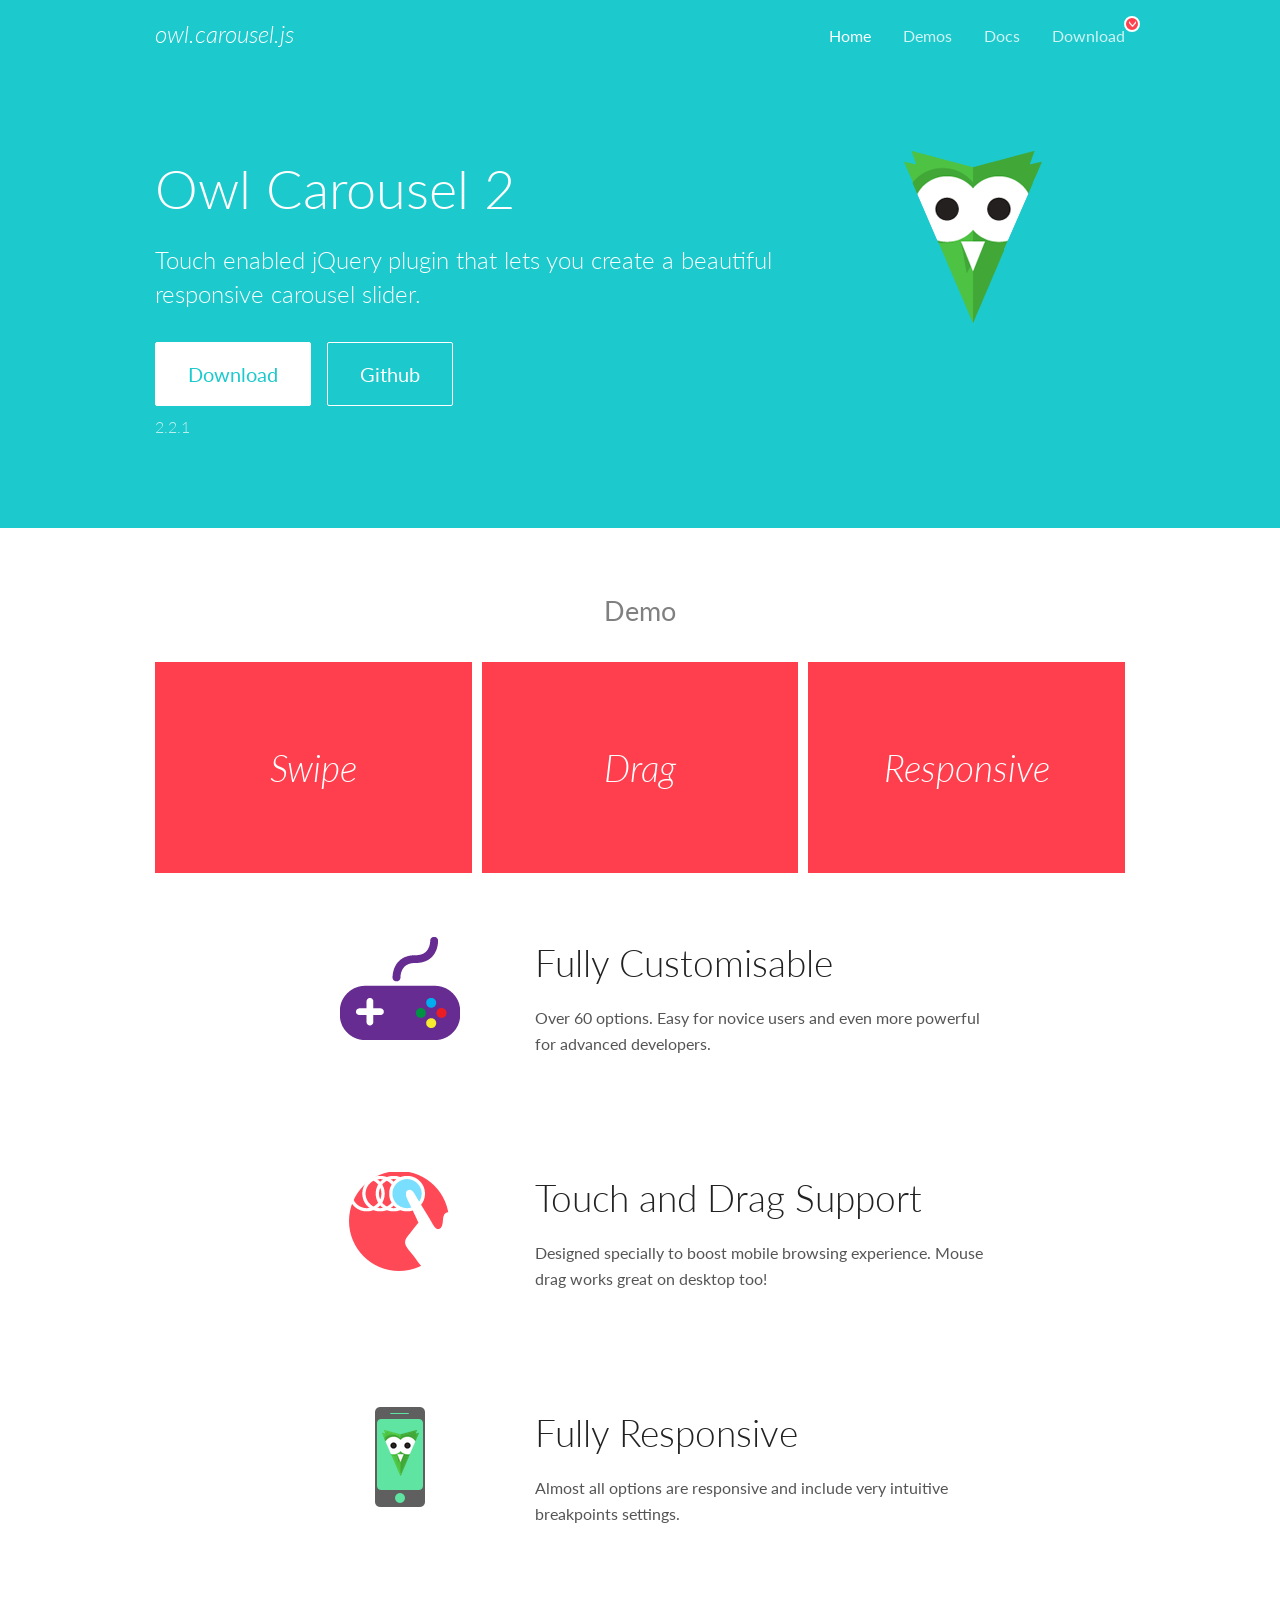
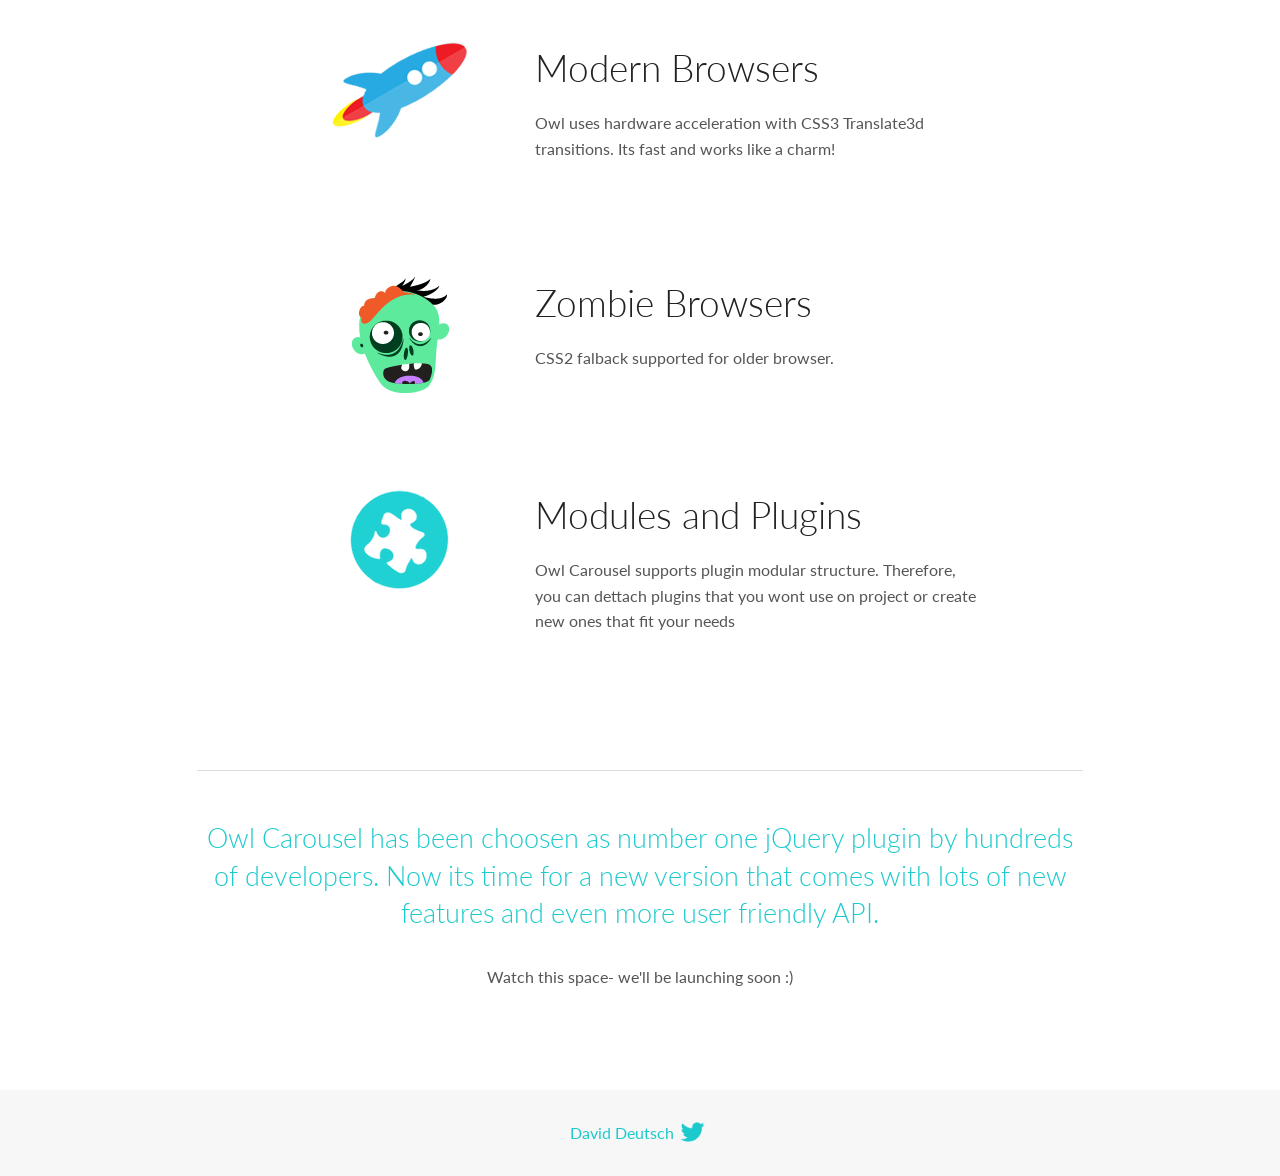
<file: live/assets/lib/owl.carousel/docs/index.html>
<!DOCTYPE html>
<html lang="en">
  <head>

    <!-- head -->
    <meta charset="utf-8">
    <meta name="msapplication-tap-highlight" content="no" />
    <meta name="viewport" content="width=device-width, initial-scale=1.0" />
    <meta name="description" content="Touch enabled jQuery plugin that lets you create beautiful responsive carousel slider.">
    <meta name="author" content="David Deutsch">
    <title>
      Home | Owl Carousel | 2.2.1
    </title>

    <!-- Stylesheets -->
    <link href='https://fonts.googleapis.com/css?family=Lato:300,400,700,400italic,300italic' rel='stylesheet' type='text/css'>
    <link rel="stylesheet" href="assets/css/docs.theme.min.css">

    <!-- Owl Stylesheets -->
    <link rel="stylesheet" href="assets/owlcarousel/assets/owl.carousel.min.css">
    <link rel="stylesheet" href="assets/owlcarousel/assets/owl.theme.default.min.css">

    <!-- HTML5 shim and Respond.js IE8 support of HTML5 elements and media queries -->

    <!--[if lt IE 9]>
      <script src="https://oss.maxcdn.com/libs/html5shiv/3.7.0/html5shiv.js"></script>
      <script src="https://oss.maxcdn.com/libs/respond.js/1.3.0/respond.min.js"></script>
    <![endif]-->

    <!-- Favicons -->
    <link rel="apple-touch-icon-precomposed" sizes="144x144" href="assets/ico/apple-touch-icon-144-precomposed.png">
    <link rel="shortcut icon" href="assets/ico/favicon.png">
    <link rel="shortcut icon" href="favicon.ico">

    <!-- Yeah i know js should not be in header. Its required for demos.-->

    <!-- javascript -->
    <script src="assets/vendors/jquery.min.js"></script>
    <script src="assets/owlcarousel/owl.carousel.js"></script>
  </head>
  <body>

    <!-- header -->
    <header class="header">
      <div class="row">
        <div class="large-12 columns">
          <div class="brand left">
            <h3>
              <a href="/OwlCarousel2/">owl.carousel.js</a> 
            </h3>
          </div>
          <a id="toggle-nav" class="right">
            <span></span> <span></span> <span></span> 
          </a> 
          <div class="nav-bar">
            <ul class="clearfix">
              <li class="active">
                <a href="/OwlCarousel2/index.html">Home</a> 
              </li>
              <li> <a href="/OwlCarousel2/demos/demos.html">Demos</a>  </li>
              <li> <a href="/OwlCarousel2/docs/started-welcome.html">Docs</a>  </li>
              <li>
                <a href="https://github.com/OwlCarousel2/OwlCarousel2/archive/2.2.1.zip">Download</a> 
                <span class="download"></span> 
              </li>
            </ul>
          </div>
        </div>
      </div>
    </header>

    <!-- home panel -->
    <section id="hero">
      <div class="row">
        <div class="large-8 medium-8 columns">
          <h1>Owl Carousel 2</h1>
          <h4>Touch enabled jQuery plugin that lets you create a beautiful responsive carousel slider.</h4>
          <a href="https://github.com/OwlCarousel2/OwlCarousel2/archive/2.2.1.zip" class="hero-button">Download</a> 
          <a href="https://github.com/OwlCarousel2/OwlCarousel2" class="hero-button outline">Github</a> 
          <p>2.2.1</p>
        </div>
        <div class="large-4 medium-4 columns">
          <img class="owl-logo" src="assets/img/owl-logo.png" alt="mr. Owl">
        </div>
      </div>
    </section>

    <!-- body -->
    <div class="home-demo">
      <div class="row">
        <div class="large-12 columns">
          <h3>Demo</h3>
          <div class="owl-carousel">
            <div class="item">
              <h2>Swipe</h2>
            </div>
            <div class="item">
              <h2>Drag</h2>
            </div>
            <div class="item">
              <h2>Responsive</h2>
            </div>
            <div class="item">
              <h2>CSS3</h2>
            </div>
            <div class="item">
              <h2>Fast</h2>
            </div>
            <div class="item">
              <h2>Easy</h2>
            </div>
            <div class="item">
              <h2>Free</h2>
            </div>
            <div class="item">
              <h2>Upgradable</h2>
            </div>
            <div class="item">
              <h2>Tons of options</h2>
            </div>
            <div class="item">
              <h2>Infinity</h2>
            </div>
            <div class="item">
              <h2>Auto Width</h2>
            </div>
          </div>
        </div>
      </div>
    </div>
    <script>
      var owl = $('.owl-carousel');
      owl.owlCarousel({
        margin: 10,
        loop: true,
        responsive: {
          0: {
            items: 1
          },
          600: {
            items: 2
          },
          1000: {
            items: 3
          }
        }
      })
    </script>

    <!-- features -->
    <div id="features">
      <div class="row">
        <div class="small-12 medium-9 small-centered columns">
          <section class="row feature">
            <div class="medium-4 small-12 columns">
              <img src="assets/img/feature-options.png" alt="">
            </div>
            <div class="medium-8 small-12 columns">
              <h2>Fully Customisable</h2>
              <p>Over 60 options. Easy for novice users and even more powerful for advanced developers.</p>
            </div>
          </section>
          <section class="row feature">
            <div class="medium-4 small-12 columns">
              <img src="assets/img/feature-drag.png" alt="">
            </div>
            <div class="medium-8 small-12 columns">
              <h2>Touch and Drag Support</h2>
              <p>Designed specially to boost mobile browsing experience. Mouse drag works great on desktop too!</p>
            </div>
          </section>
          <section class="row feature">
            <div class="medium-4 small-12 columns">
              <img src="assets/img/feature-responsive.png" alt="">
            </div>
            <div class="medium-8 small-12 columns">
              <h2>Fully Responsive</h2>
              <p>Almost all options are responsive and include very intuitive breakpoints settings.</p>
            </div>
          </section>
          <section class="row feature">
            <div class="medium-4 small-12 columns">
              <img src="assets/img/feature-modern.png" alt="">
            </div>
            <div class="medium-8 small-12 columns">
              <h2>Modern Browsers</h2>
              <p>Owl uses hardware acceleration with CSS3 Translate3d transitions. Its fast and works like a charm! </p>
            </div>
          </section>
          <section class="row feature">
            <div class="medium-4 small-12 columns">
              <img src="assets/img/feature-zombie.png" alt="">
            </div>
            <div class="medium-8 small-12 columns">
              <h2>Zombie Browsers</h2>
              <p>CSS2 falback supported for older browser.</p>
            </div>
          </section>
          <section class="row feature">
            <div class="medium-4 small-12 columns">
              <img src="assets/img/feature-module.png" alt="">
            </div>
            <div class="medium-8 small-12 columns">
              <h2>Modules and Plugins</h2>
              <p>Owl Carousel supports plugin modular structure. Therefore, you can dettach plugins that you wont use on project or create new ones that fit your needs</p>
            </div>
          </section>
        </div>
      </div>
    </div>

    <!-- footer -->
    <section id="teaser-text">
      <div class="row">
        <div class="small-12 medium-11 small-centered columns">
          <hr>
          <h3 id="owl-carousel-has-been-choosen-as-number-one-jquery-plugin-by-hundreds-of-developers-now-its-time-for-a-new-version-that-comes-with-lots-of-new-features-and-even-more-user-friendly-api-">Owl Carousel has been choosen as number one jQuery plugin by hundreds of developers. Now its time for a new version that comes with lots of new features and even more user friendly API.</h3>
          <p>Watch this space- we&#39;ll be launching soon :)</p>
        </div>
      </div>
    </section>

    <!-- footer -->
    <footer class="footer">
      <div class="row">
        <div class="large-12 columns">
          <h5>
            <a href="/OwlCarousel2/docs/support-contact.html">David Deutsch</a> 
            <a id="custom-tweet-button" href="https://twitter.com/share?url=https://github.com/OwlCarousel2/OwlCarousel2&text=Owl Carousel - This is so awesome! " target="_blank"></a> 
          </h5>
        </div>
      </div>
    </footer>

    <!-- vendors -->
    <script src="assets/vendors/highlight.js"></script>
    <script src="assets/js/app.js"></script>
  </body>
</html>
</file>
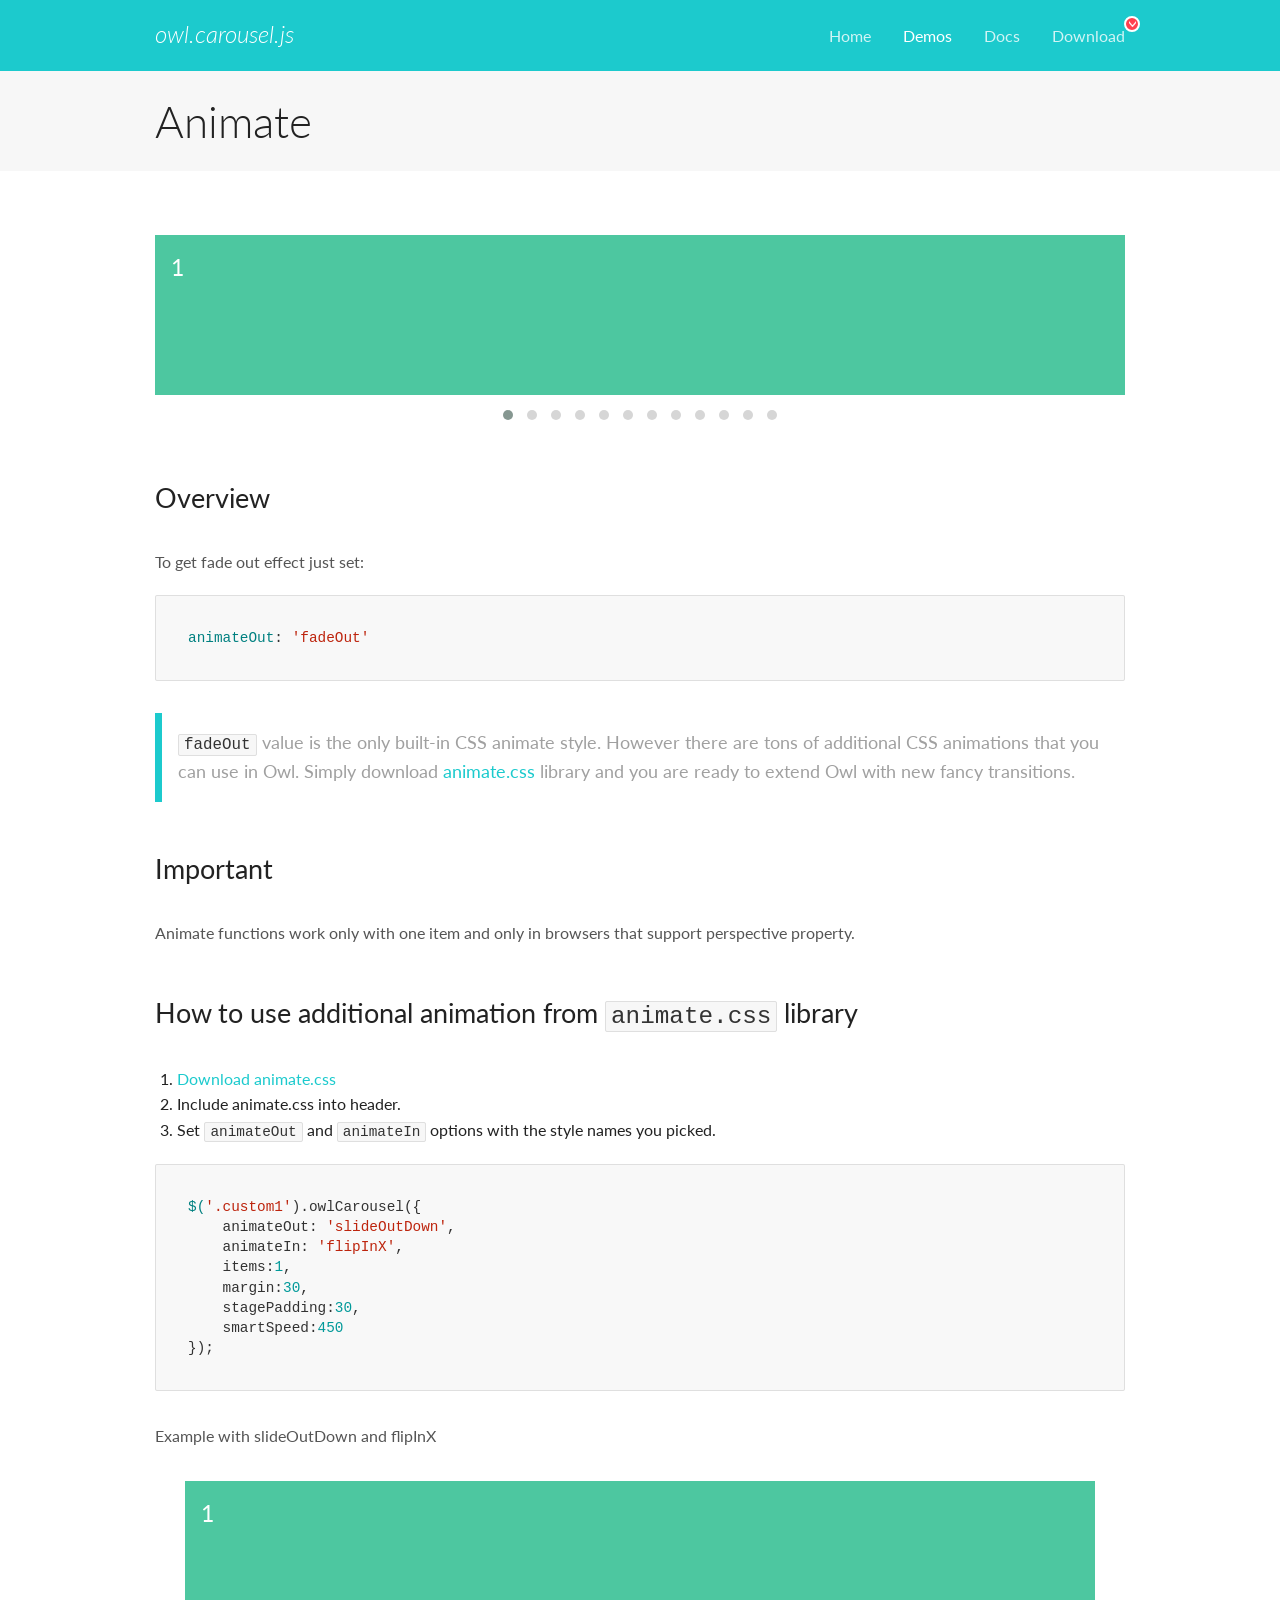
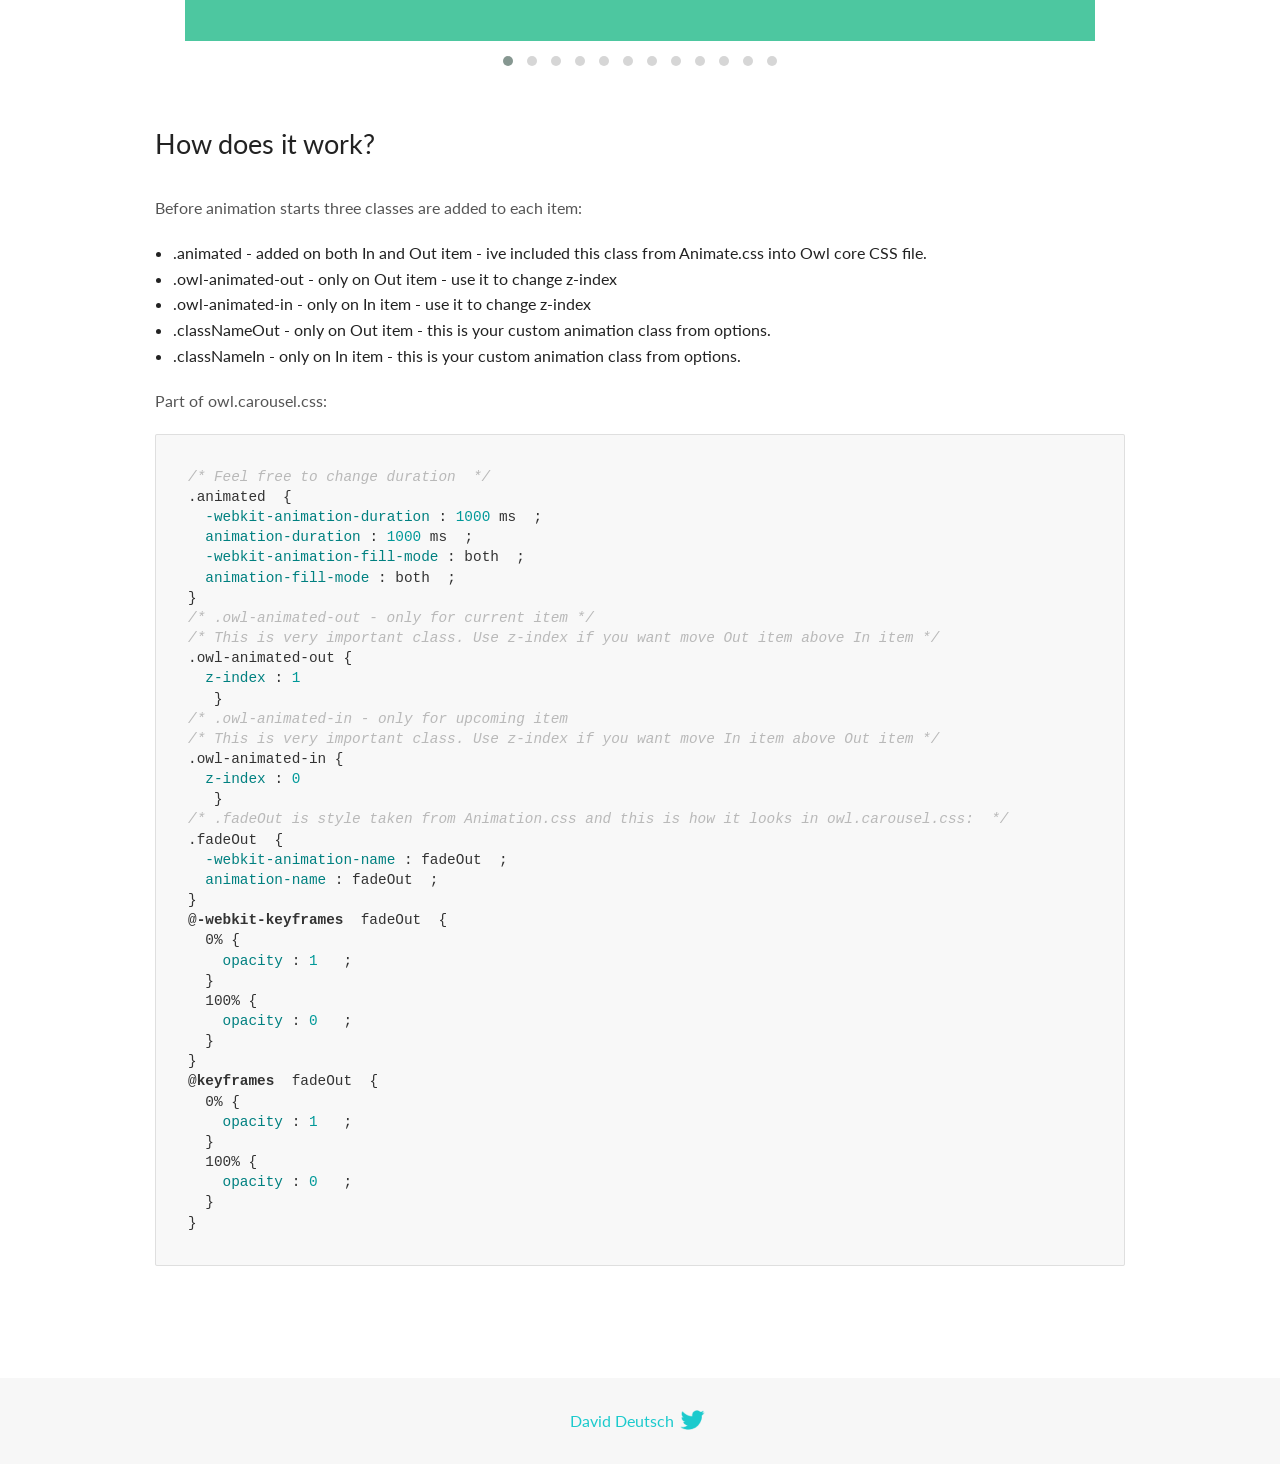
<file: live/assets/lib/owl.carousel/docs/demos/animate.html>
<!DOCTYPE html>
<html lang="en">
  <head>

    <!-- head -->
    <meta charset="utf-8">
    <meta name="msapplication-tap-highlight" content="no" />
    <meta name="viewport" content="width=device-width, initial-scale=1.0" />
    <meta name="description" content="Animate carousel">
    <meta name="author" content="David Deutsch">
    <title>
      Animate Demo | Owl Carousel | 2.2.1
    </title>

    <!-- Stylesheets -->
    <link href='https://fonts.googleapis.com/css?family=Lato:300,400,700,400italic,300italic' rel='stylesheet' type='text/css'>
    <link rel="stylesheet" href="../assets/css/docs.theme.min.css">

    <!-- Owl Stylesheets -->
    <link rel="stylesheet" href="../assets/owlcarousel/assets/owl.carousel.min.css">
    <link rel="stylesheet" href="../assets/owlcarousel/assets/owl.theme.default.min.css">

    <!-- HTML5 shim and Respond.js IE8 support of HTML5 elements and media queries -->

    <!--[if lt IE 9]>
      <script src="https://oss.maxcdn.com/libs/html5shiv/3.7.0/html5shiv.js"></script>
      <script src="https://oss.maxcdn.com/libs/respond.js/1.3.0/respond.min.js"></script>
    <![endif]-->

    <!-- Favicons -->
    <link rel="apple-touch-icon-precomposed" sizes="144x144" href="../assets/ico/apple-touch-icon-144-precomposed.png">
    <link rel="shortcut icon" href="../assets/ico/favicon.png">
    <link rel="shortcut icon" href="favicon.ico">

    <!-- Yeah i know js should not be in header. Its required for demos.-->

    <!-- javascript -->
    <script src="../assets/vendors/jquery.min.js"></script>
    <script src="../assets/owlcarousel/owl.carousel.js"></script>
  </head>
  <body>

    <!-- header -->
    <header class="header">
      <div class="row">
        <div class="large-12 columns">
          <div class="brand left">
            <h3>
              <a href="/OwlCarousel2/">owl.carousel.js</a> 
            </h3>
          </div>
          <a id="toggle-nav" class="right">
            <span></span> <span></span> <span></span> 
          </a> 
          <div class="nav-bar">
            <ul class="clearfix">
              <li> <a href="/OwlCarousel2/index.html">Home</a>  </li>
              <li class="active">
                <a href="/OwlCarousel2/demos/demos.html">Demos</a> 
              </li>
              <li> <a href="/OwlCarousel2/docs/started-welcome.html">Docs</a>  </li>
              <li>
                <a href="https://github.com/OwlCarousel2/OwlCarousel2/archive/2.2.1.zip">Download</a> 
                <span class="download"></span> 
              </li>
            </ul>
          </div>
        </div>
      </div>
    </header>

    <!-- title -->
    <section class="title">
      <div class="row">
        <div class="large-12 columns">
          <h1>Animate</h1>
        </div>
      </div>
    </section>

    <!--  Demos -->
    <section id="demos">
      <div class="row">
        <div class="large-12 columns">
          <div class="fadeOut owl-carousel owl-theme">
            <div class="item">
              <h4>1</h4>
            </div>
            <div class="item">
              <h4>2</h4>
            </div>
            <div class="item">
              <h4>3</h4>
            </div>
            <div class="item">
              <h4>4</h4>
            </div>
            <div class="item">
              <h4>5</h4>
            </div>
            <div class="item">
              <h4>6</h4>
            </div>
            <div class="item">
              <h4>7</h4>
            </div>
            <div class="item">
              <h4>8</h4>
            </div>
            <div class="item">
              <h4>9</h4>
            </div>
            <div class="item">
              <h4>10</h4>
            </div>
            <div class="item">
              <h4>11</h4>
            </div>
            <div class="item">
              <h4>12</h4>
            </div>
          </div>
          <h3 id="overview">Overview</h3>
          <p>To get fade out effect just set:</p>
          <pre><code>animateOut: &#39;fadeOut&#39;</code></pre>
          <blockquote>
            <p><code>fadeOut</code> value is the only built-in CSS animate style. However there are tons of additional CSS animations that you can use in Owl. Simply download
              <a href="https://daneden.github.io/animate.css/">animate.css</a>  library and you are ready to extend Owl with new fancy transitions.</p>
          </blockquote>
          <h3 id="important">Important</h3>
          <p>Animate functions work only with one item and only in browsers that support perspective property.</p>
          <h3 id="how-to-use-additional-animation-from-animate-css-library">How to use additional animation from <code>animate.css</code> library</h3>
          <ol>
            <li> <a href="https://daneden.github.io/animate.css/">Download animate.css</a>  </li>
            <li>Include animate.css into header.</li>
            <li>Set <code>animateOut</code> and <code>animateIn</code> options with the style names you picked.</li>
          </ol>
          <pre><code>$(&#39;.custom1&#39;).owlCarousel({
    animateOut: &#39;slideOutDown&#39;,
    animateIn: &#39;flipInX&#39;,
    items:1,
    margin:30,
    stagePadding:30,
    smartSpeed:450
});</code></pre>
          <p>Example with slideOutDown and flipInX</p>
          <div class="custom1 owl-carousel owl-theme">
            <div class="item">
              <h4>1</h4>
            </div>
            <div class="item">
              <h4>2</h4>
            </div>
            <div class="item">
              <h4>3</h4>
            </div>
            <div class="item">
              <h4>4</h4>
            </div>
            <div class="item">
              <h4>5</h4>
            </div>
            <div class="item">
              <h4>6</h4>
            </div>
            <div class="item">
              <h4>7</h4>
            </div>
            <div class="item">
              <h4>8</h4>
            </div>
            <div class="item">
              <h4>9</h4>
            </div>
            <div class="item">
              <h4>10</h4>
            </div>
            <div class="item">
              <h4>11</h4>
            </div>
            <div class="item">
              <h4>12</h4>
            </div>
          </div>
          <h3 id="how-does-it-work-">How does it work?</h3>
          <p>Before animation starts three classes are added to each item:</p>
          <ul>
            <li>.animated - added on both In and Out item - ive included this class from Animate.css into Owl core CSS file.</li>
            <li>.owl-animated-out - only on Out item - use it to change z-index</li>
            <li>.owl-animated-in - only on In item - use it to change z-index</li>
            <li>.classNameOut - only on Out item - this is your custom animation class from options.</li>
            <li>.classNameIn - only on In item - this is your custom animation class from options.</li>
          </ul>
          <p>Part of owl.carousel.css:</p>
          <pre><code class="language-css"><span class="comment">/* Feel free to change duration  */</span> 
<span class="class">.animated</span>  <span class="rules">{
  <span class="rule"><span class="attribute">-webkit-animation-duration</span> :<span class="value"> <span class="number">1000</span> ms</span> </span> ;
  <span class="rule"><span class="attribute">animation-duration</span> :<span class="value"> <span class="number">1000</span> ms</span> </span> ;
  <span class="rule"><span class="attribute">-webkit-animation-fill-mode</span> :<span class="value"> both</span> </span> ;
  <span class="rule"><span class="attribute">animation-fill-mode</span> :<span class="value"> both</span> </span> ;
<span class="rule">}</span> </span> 
<span class="comment">/* .owl-animated-out - only for current item */</span> 
<span class="comment">/* This is very important class. Use z-index if you want move Out item above In item */</span> 
<span class="class">.owl-animated-out</span> <span class="rules">{
  <span class="rule"><span class="attribute">z-index</span> :<span class="value"> <span class="number">1</span> 
</span> </span> </span> }
<span class="comment">/* .owl-animated-in - only for upcoming item
/* This is very important class. Use z-index if you want move In item above Out item */</span> 
<span class="class">.owl-animated-in</span> <span class="rules">{
  <span class="rule"><span class="attribute">z-index</span> :<span class="value"> <span class="number">0</span> 
</span> </span> </span> }
<span class="comment">/* .fadeOut is style taken from Animation.css and this is how it looks in owl.carousel.css:  */</span> 
<span class="class">.fadeOut</span>  <span class="rules">{
  <span class="rule"><span class="attribute">-webkit-animation-name</span> :<span class="value"> fadeOut</span> </span> ;
  <span class="rule"><span class="attribute">animation-name</span> :<span class="value"> fadeOut</span> </span> ;
<span class="rule">}</span> </span> 
<span class="at_rule">@<span class="keyword">-webkit-keyframes</span>  fadeOut </span> {
  0% <span class="rules">{
    <span class="rule"><span class="attribute">opacity</span> :<span class="value"> <span class="number">1</span> </span> </span> ;
  <span class="rule">}</span> </span> 
  100% <span class="rules">{
    <span class="rule"><span class="attribute">opacity</span> :<span class="value"> <span class="number">0</span> </span> </span> ;
  <span class="rule">}</span> </span> 
}
<span class="at_rule">@<span class="keyword">keyframes</span>  fadeOut </span> {
  0% <span class="rules">{
    <span class="rule"><span class="attribute">opacity</span> :<span class="value"> <span class="number">1</span> </span> </span> ;
  <span class="rule">}</span> </span> 
  100% <span class="rules">{
    <span class="rule"><span class="attribute">opacity</span> :<span class="value"> <span class="number">0</span> </span> </span> ;
  <span class="rule">}</span> </span> 
}</code></pre>
          <link rel="stylesheet" href="../assets/css/animate.css">
          <script>
            jQuery(document).ready(function($) {
              $('.fadeOut').owlCarousel({
                items: 1,
                animateOut: 'fadeOut',
                loop: true,
                margin: 10,
              });
              $('.custom1').owlCarousel({
                animateOut: 'slideOutDown',
                animateIn: 'flipInX',
                items: 1,
                margin: 30,
                stagePadding: 30,
                smartSpeed: 450
              });
            });
          </script>
        </div>
      </div>
    </section>

    <!-- footer -->
    <footer class="footer">
      <div class="row">
        <div class="large-12 columns">
          <h5>
            <a href="/OwlCarousel2/docs/support-contact.html">David Deutsch</a> 
            <a id="custom-tweet-button" href="https://twitter.com/share?url=https://github.com/OwlCarousel2/OwlCarousel2&text=Owl Carousel - This is so awesome! " target="_blank"></a> 
          </h5>
        </div>
      </div>
    </footer>

    <!-- vendors -->
    <script src="../assets/vendors/highlight.js"></script>
    <script src="../assets/js/app.js"></script>
  </body>
</html>
</file>
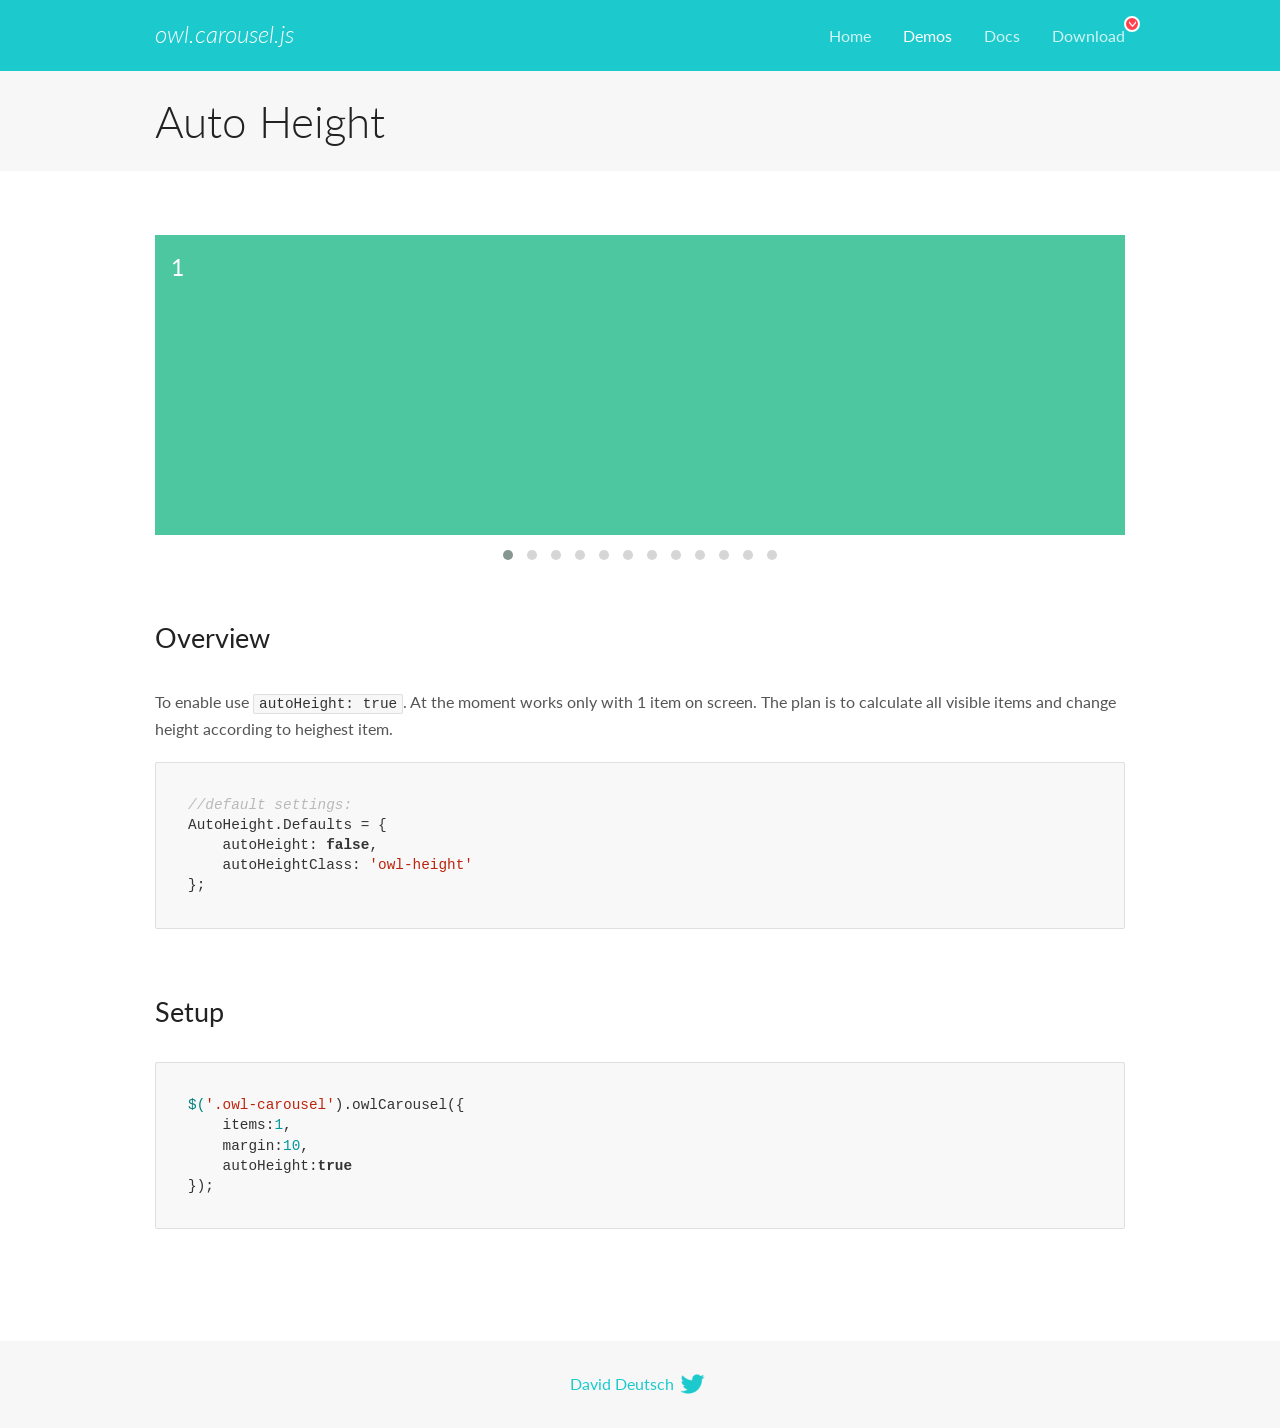
<file: live/assets/lib/owl.carousel/docs/demos/autoheight.html>
<!DOCTYPE html>
<html lang="en">
  <head>

    <!-- head -->
    <meta charset="utf-8">
    <meta name="msapplication-tap-highlight" content="no" />
    <meta name="viewport" content="width=device-width, initial-scale=1.0" />
    <meta name="description" content="autoHeight usage demo">
    <meta name="author" content="David Deutsch">
    <title>
      Auto Height Demo | Owl Carousel | 2.2.1
    </title>

    <!-- Stylesheets -->
    <link href='https://fonts.googleapis.com/css?family=Lato:300,400,700,400italic,300italic' rel='stylesheet' type='text/css'>
    <link rel="stylesheet" href="../assets/css/docs.theme.min.css">

    <!-- Owl Stylesheets -->
    <link rel="stylesheet" href="../assets/owlcarousel/assets/owl.carousel.min.css">
    <link rel="stylesheet" href="../assets/owlcarousel/assets/owl.theme.default.min.css">

    <!-- HTML5 shim and Respond.js IE8 support of HTML5 elements and media queries -->

    <!--[if lt IE 9]>
      <script src="https://oss.maxcdn.com/libs/html5shiv/3.7.0/html5shiv.js"></script>
      <script src="https://oss.maxcdn.com/libs/respond.js/1.3.0/respond.min.js"></script>
    <![endif]-->

    <!-- Favicons -->
    <link rel="apple-touch-icon-precomposed" sizes="144x144" href="../assets/ico/apple-touch-icon-144-precomposed.png">
    <link rel="shortcut icon" href="../assets/ico/favicon.png">
    <link rel="shortcut icon" href="favicon.ico">

    <!-- Yeah i know js should not be in header. Its required for demos.-->

    <!-- javascript -->
    <script src="../assets/vendors/jquery.min.js"></script>
    <script src="../assets/owlcarousel/owl.carousel.js"></script>
  </head>
  <body>

    <!-- header -->
    <header class="header">
      <div class="row">
        <div class="large-12 columns">
          <div class="brand left">
            <h3>
              <a href="/OwlCarousel2/">owl.carousel.js</a> 
            </h3>
          </div>
          <a id="toggle-nav" class="right">
            <span></span> <span></span> <span></span> 
          </a> 
          <div class="nav-bar">
            <ul class="clearfix">
              <li> <a href="/OwlCarousel2/index.html">Home</a>  </li>
              <li class="active">
                <a href="/OwlCarousel2/demos/demos.html">Demos</a> 
              </li>
              <li> <a href="/OwlCarousel2/docs/started-welcome.html">Docs</a>  </li>
              <li>
                <a href="https://github.com/OwlCarousel2/OwlCarousel2/archive/2.2.1.zip">Download</a> 
                <span class="download"></span> 
              </li>
            </ul>
          </div>
        </div>
      </div>
    </header>

    <!-- title -->
    <section class="title">
      <div class="row">
        <div class="large-12 columns">
          <h1>Auto Height</h1>
        </div>
      </div>
    </section>

    <!--  Demos -->
    <section id="demos">
      <div class="row">
        <div class="large-12 columns">
          <div class="owl-carousel owl-theme">
            <div class="item" style="height:300px">
              <h4>1</h4>
            </div>
            <div class="item" style="height:100px">
              <h4>2</h4>
            </div>
            <div class="item" style="height:500px">
              <h4>3</h4>
            </div>
            <div class="item" style="height:250px">
              <h4>4</h4>
            </div>
            <div class="item" style="height:400px">
              <h4>5</h4>
            </div>
            <div class="item" style="height:500px">
              <h4>6</h4>
            </div>
            <div class="item" style="height:600px">
              <h4>7</h4>
            </div>
            <div class="item" style="height:400px">
              <h4>8</h4>
            </div>
            <div class="item" style="height:300px">
              <h4>9</h4>
            </div>
            <div class="item" style="height:350px">
              <h4>10</h4>
            </div>
            <div class="item" style="height:200px">
              <h4>11</h4>
            </div>
            <div class="item" style="height:150px">
              <h4>12</h4>
            </div>
          </div>
          <h3 id="overview">Overview</h3>
          <p>To enable use <code>autoHeight: true</code>. At the moment works only with 1 item on screen. The plan is to calculate all visible items and change height according to heighest item.</p>
          <pre><code>//default settings:
AutoHeight.Defaults = {
    autoHeight: false,
    autoHeightClass: &#39;owl-height&#39;
};</code></pre>
          <h3 id="setup">Setup</h3>
          <pre><code>$(&#39;.owl-carousel&#39;).owlCarousel({
    items:1,
    margin:10,
    autoHeight:true
});</code></pre>
          <script>
            $(document).ready(function() {
              $('.owl-carousel').owlCarousel({
                items: 1,
                margin: 10,
                autoHeight: true
              });
            })
          </script>
        </div>
      </div>
    </section>

    <!-- footer -->
    <footer class="footer">
      <div class="row">
        <div class="large-12 columns">
          <h5>
            <a href="/OwlCarousel2/docs/support-contact.html">David Deutsch</a> 
            <a id="custom-tweet-button" href="https://twitter.com/share?url=https://github.com/OwlCarousel2/OwlCarousel2&text=Owl Carousel - This is so awesome! " target="_blank"></a> 
          </h5>
        </div>
      </div>
    </footer>

    <!-- vendors -->
    <script src="../assets/vendors/highlight.js"></script>
    <script src="../assets/js/app.js"></script>
  </body>
</html>
</file>
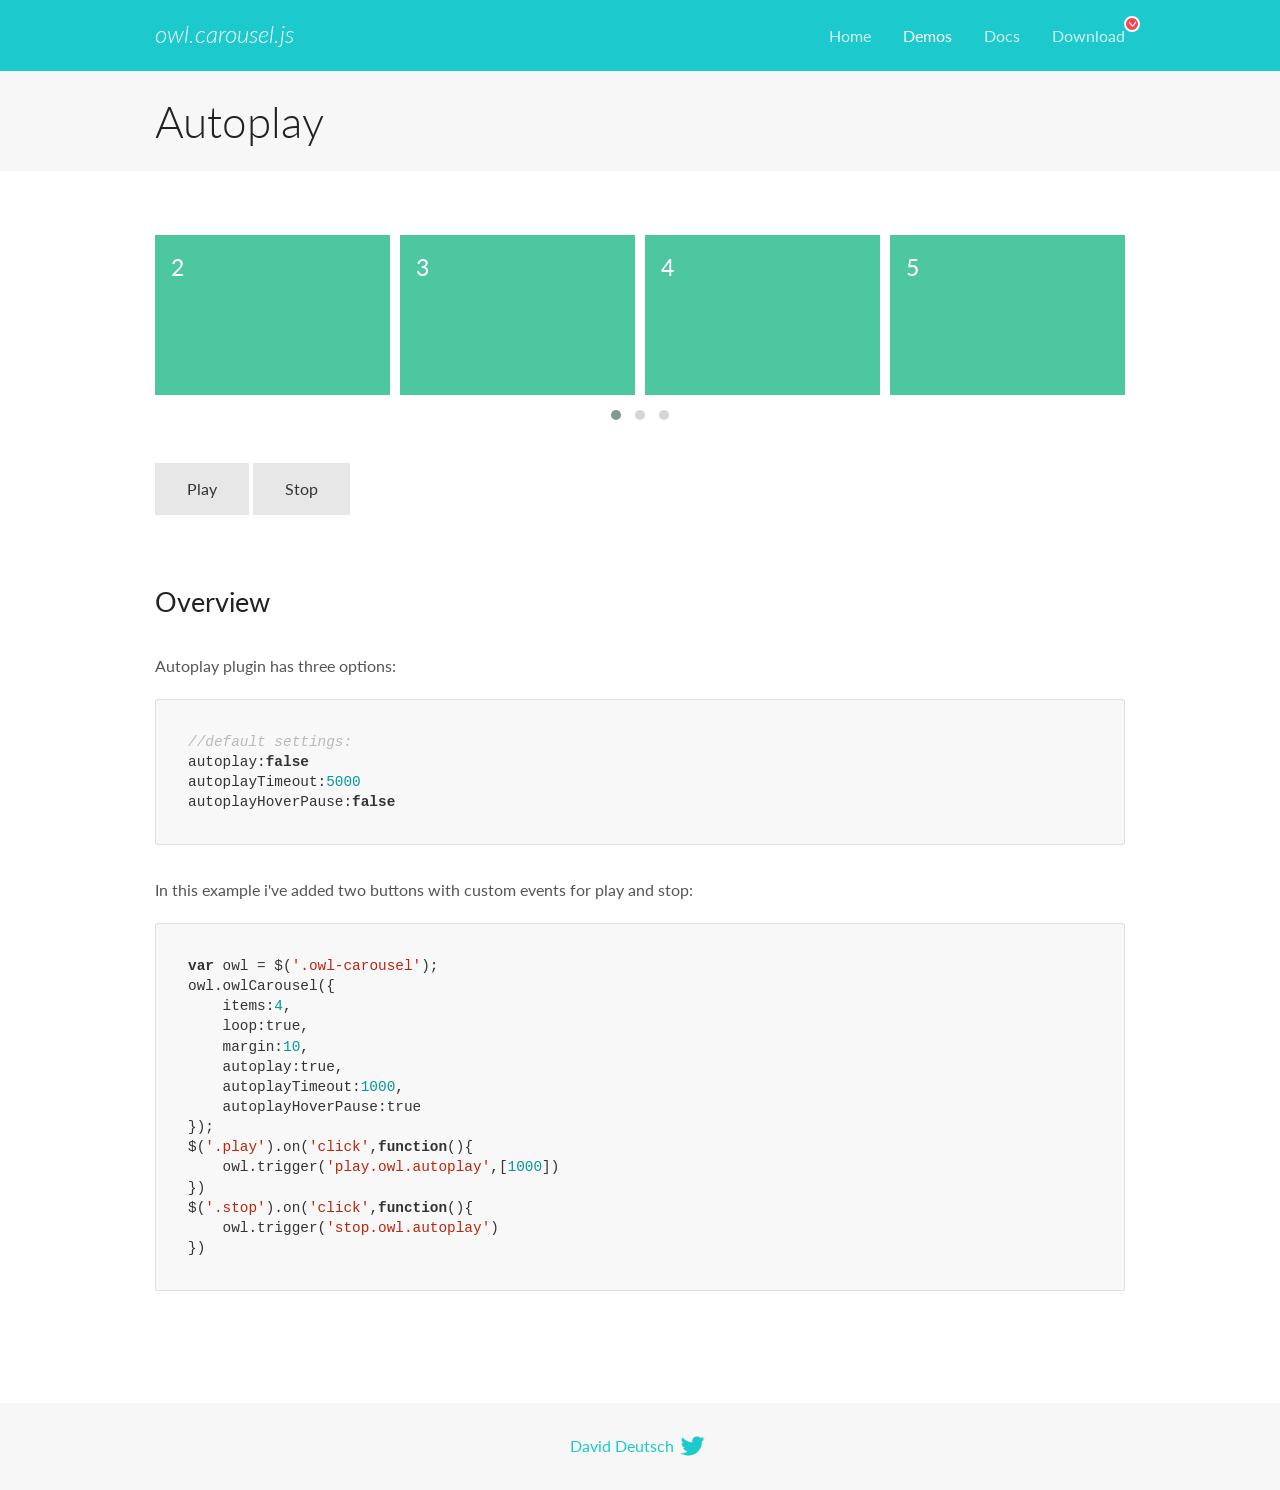
<file: live/assets/lib/owl.carousel/docs/demos/autoplay.html>
<!DOCTYPE html>
<html lang="en">
  <head>

    <!-- head -->
    <meta charset="utf-8">
    <meta name="msapplication-tap-highlight" content="no" />
    <meta name="viewport" content="width=device-width, initial-scale=1.0" />
    <meta name="description" content="Autoplay usage demo">
    <meta name="author" content="David Deutsch">
    <title>
      Autoplay Demo | Owl Carousel | 2.2.1
    </title>

    <!-- Stylesheets -->
    <link href='https://fonts.googleapis.com/css?family=Lato:300,400,700,400italic,300italic' rel='stylesheet' type='text/css'>
    <link rel="stylesheet" href="../assets/css/docs.theme.min.css">

    <!-- Owl Stylesheets -->
    <link rel="stylesheet" href="../assets/owlcarousel/assets/owl.carousel.min.css">
    <link rel="stylesheet" href="../assets/owlcarousel/assets/owl.theme.default.min.css">

    <!-- HTML5 shim and Respond.js IE8 support of HTML5 elements and media queries -->

    <!--[if lt IE 9]>
      <script src="https://oss.maxcdn.com/libs/html5shiv/3.7.0/html5shiv.js"></script>
      <script src="https://oss.maxcdn.com/libs/respond.js/1.3.0/respond.min.js"></script>
    <![endif]-->

    <!-- Favicons -->
    <link rel="apple-touch-icon-precomposed" sizes="144x144" href="../assets/ico/apple-touch-icon-144-precomposed.png">
    <link rel="shortcut icon" href="../assets/ico/favicon.png">
    <link rel="shortcut icon" href="favicon.ico">

    <!-- Yeah i know js should not be in header. Its required for demos.-->

    <!-- javascript -->
    <script src="../assets/vendors/jquery.min.js"></script>
    <script src="../assets/owlcarousel/owl.carousel.js"></script>
  </head>
  <body>

    <!-- header -->
    <header class="header">
      <div class="row">
        <div class="large-12 columns">
          <div class="brand left">
            <h3>
              <a href="/OwlCarousel2/">owl.carousel.js</a> 
            </h3>
          </div>
          <a id="toggle-nav" class="right">
            <span></span> <span></span> <span></span> 
          </a> 
          <div class="nav-bar">
            <ul class="clearfix">
              <li> <a href="/OwlCarousel2/index.html">Home</a>  </li>
              <li class="active">
                <a href="/OwlCarousel2/demos/demos.html">Demos</a> 
              </li>
              <li> <a href="/OwlCarousel2/docs/started-welcome.html">Docs</a>  </li>
              <li>
                <a href="https://github.com/OwlCarousel2/OwlCarousel2/archive/2.2.1.zip">Download</a> 
                <span class="download"></span> 
              </li>
            </ul>
          </div>
        </div>
      </div>
    </header>

    <!-- title -->
    <section class="title">
      <div class="row">
        <div class="large-12 columns">
          <h1>Autoplay</h1>
        </div>
      </div>
    </section>

    <!--  Demos -->
    <section id="demos">
      <div class="row">
        <div class="large-12 columns">
          <div class="owl-carousel owl-theme">
            <div class="item">
              <h4>1</h4>
            </div>
            <div class="item">
              <h4>2</h4>
            </div>
            <div class="item">
              <h4>3</h4>
            </div>
            <div class="item">
              <h4>4</h4>
            </div>
            <div class="item">
              <h4>5</h4>
            </div>
            <div class="item">
              <h4>6</h4>
            </div>
            <div class="item">
              <h4>7</h4>
            </div>
            <div class="item">
              <h4>8</h4>
            </div>
            <div class="item">
              <h4>9</h4>
            </div>
            <div class="item">
              <h4>10</h4>
            </div>
            <div class="item">
              <h4>11</h4>
            </div>
            <div class="item">
              <h4>12</h4>
            </div>
          </div>
          <a class="button secondary play">Play</a> 
          <a class="button secondary stop">Stop</a> 
          <h3 id="overview">Overview</h3>
          <p>Autoplay plugin has three options:</p>
          <pre><code>//default settings:
autoplay:false
autoplayTimeout:5000
autoplayHoverPause:false</code></pre>
          <p>In this example i&#39;ve added two buttons with custom events for play and stop:</p>
          <pre><code>var owl = $(&#39;.owl-carousel&#39;);
owl.owlCarousel({
    items:4,
    loop:true,
    margin:10,
    autoplay:true,
    autoplayTimeout:1000,
    autoplayHoverPause:true
});
$(&#39;.play&#39;).on(&#39;click&#39;,function(){
    owl.trigger(&#39;play.owl.autoplay&#39;,[1000])
})
$(&#39;.stop&#39;).on(&#39;click&#39;,function(){
    owl.trigger(&#39;stop.owl.autoplay&#39;)
})</code></pre>
          <script>
            $(document).ready(function() {
              var owl = $('.owl-carousel');
              owl.owlCarousel({
                items: 4,
                loop: true,
                margin: 10,
                autoplay: true,
                autoplayTimeout: 1000,
                autoplayHoverPause: true
              });
              $('.play').on('click', function() {
                owl.trigger('play.owl.autoplay', [1000])
              })
              $('.stop').on('click', function() {
                owl.trigger('stop.owl.autoplay')
              })
            })
          </script>
        </div>
      </div>
    </section>

    <!-- footer -->
    <footer class="footer">
      <div class="row">
        <div class="large-12 columns">
          <h5>
            <a href="/OwlCarousel2/docs/support-contact.html">David Deutsch</a> 
            <a id="custom-tweet-button" href="https://twitter.com/share?url=https://github.com/OwlCarousel2/OwlCarousel2&text=Owl Carousel - This is so awesome! " target="_blank"></a> 
          </h5>
        </div>
      </div>
    </footer>

    <!-- vendors -->
    <script src="../assets/vendors/highlight.js"></script>
    <script src="../assets/js/app.js"></script>
  </body>
</html>
</file>
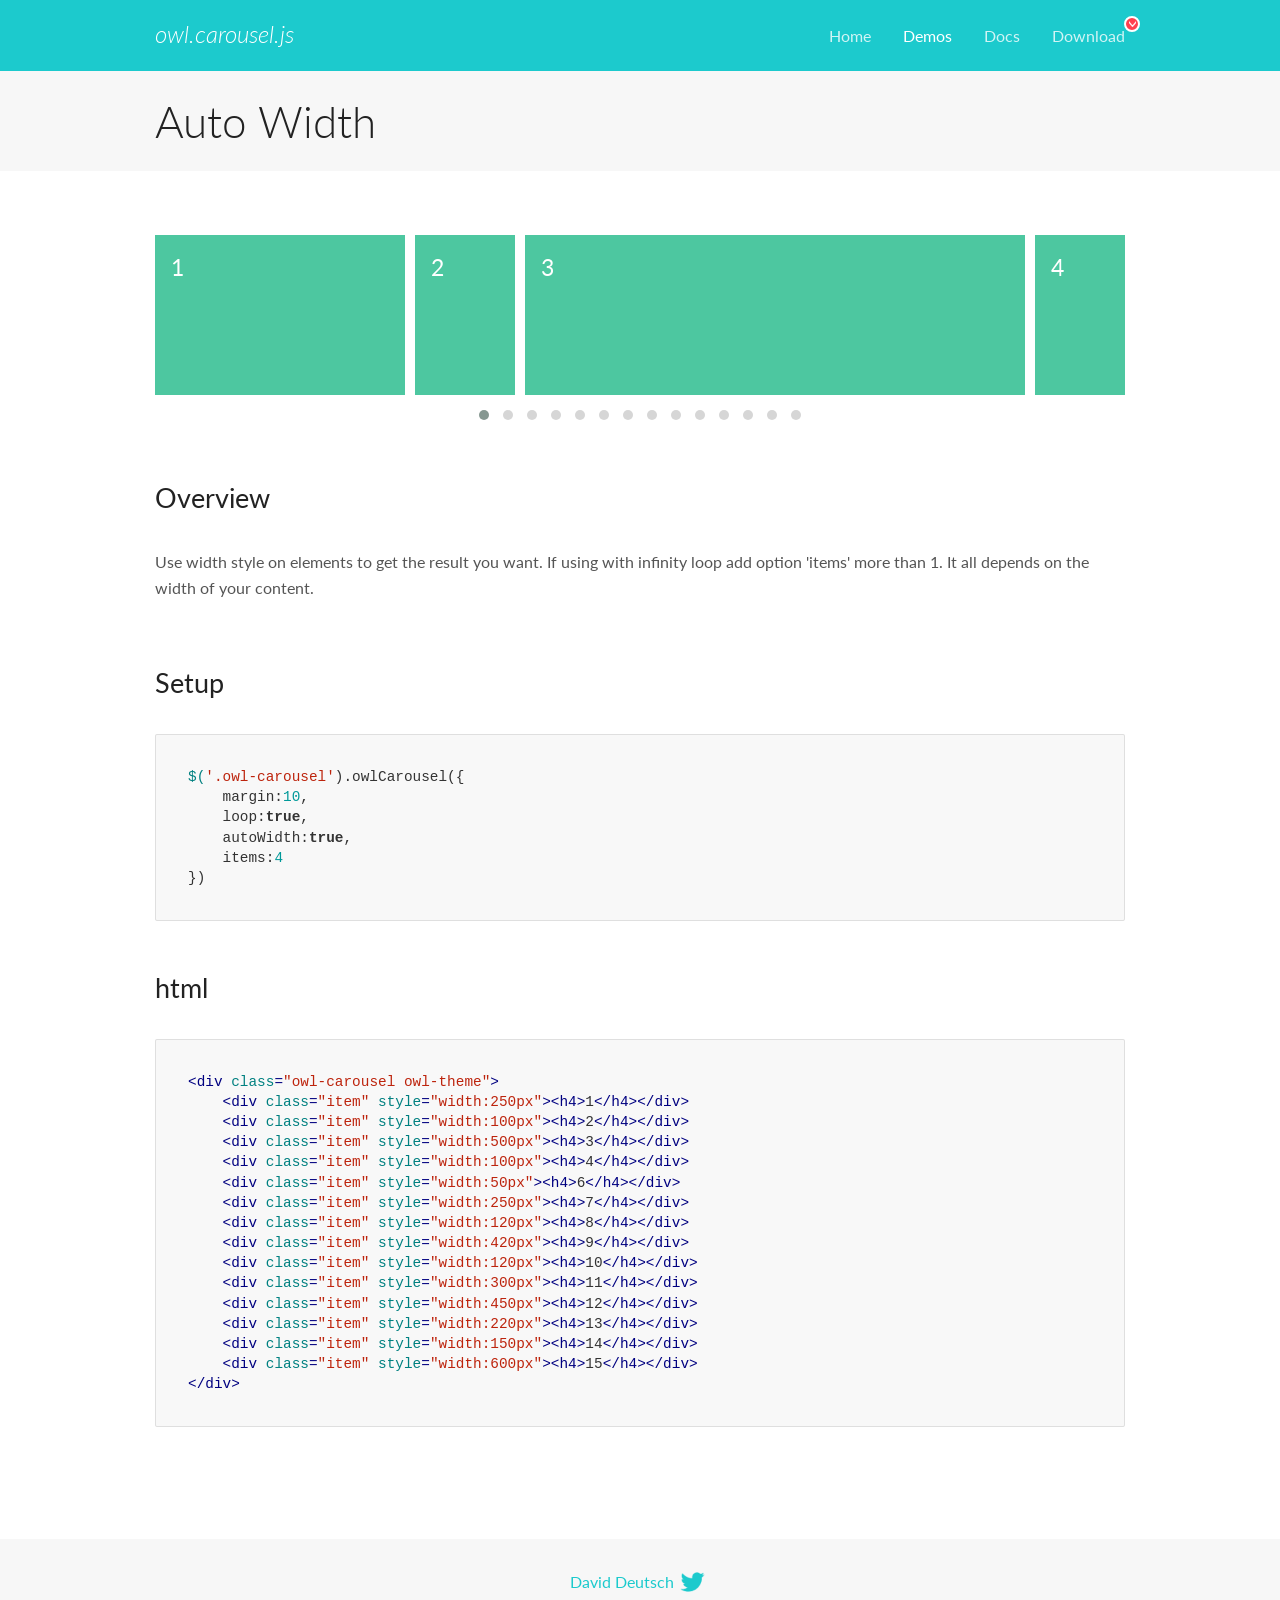
<file: live/assets/lib/owl.carousel/docs/demos/autowidth.html>
<!DOCTYPE html>
<html lang="en">
  <head>

    <!-- head -->
    <meta charset="utf-8">
    <meta name="msapplication-tap-highlight" content="no" />
    <meta name="viewport" content="width=device-width, initial-scale=1.0" />
    <meta name="description" content="Auto Width">
    <meta name="author" content="David Deutsch">
    <title>
      Auto Width Demo | Owl Carousel | 2.2.1
    </title>

    <!-- Stylesheets -->
    <link href='https://fonts.googleapis.com/css?family=Lato:300,400,700,400italic,300italic' rel='stylesheet' type='text/css'>
    <link rel="stylesheet" href="../assets/css/docs.theme.min.css">

    <!-- Owl Stylesheets -->
    <link rel="stylesheet" href="../assets/owlcarousel/assets/owl.carousel.min.css">
    <link rel="stylesheet" href="../assets/owlcarousel/assets/owl.theme.default.min.css">

    <!-- HTML5 shim and Respond.js IE8 support of HTML5 elements and media queries -->

    <!--[if lt IE 9]>
      <script src="https://oss.maxcdn.com/libs/html5shiv/3.7.0/html5shiv.js"></script>
      <script src="https://oss.maxcdn.com/libs/respond.js/1.3.0/respond.min.js"></script>
    <![endif]-->

    <!-- Favicons -->
    <link rel="apple-touch-icon-precomposed" sizes="144x144" href="../assets/ico/apple-touch-icon-144-precomposed.png">
    <link rel="shortcut icon" href="../assets/ico/favicon.png">
    <link rel="shortcut icon" href="favicon.ico">

    <!-- Yeah i know js should not be in header. Its required for demos.-->

    <!-- javascript -->
    <script src="../assets/vendors/jquery.min.js"></script>
    <script src="../assets/owlcarousel/owl.carousel.js"></script>
  </head>
  <body>

    <!-- header -->
    <header class="header">
      <div class="row">
        <div class="large-12 columns">
          <div class="brand left">
            <h3>
              <a href="/OwlCarousel2/">owl.carousel.js</a> 
            </h3>
          </div>
          <a id="toggle-nav" class="right">
            <span></span> <span></span> <span></span> 
          </a> 
          <div class="nav-bar">
            <ul class="clearfix">
              <li> <a href="/OwlCarousel2/index.html">Home</a>  </li>
              <li class="active">
                <a href="/OwlCarousel2/demos/demos.html">Demos</a> 
              </li>
              <li> <a href="/OwlCarousel2/docs/started-welcome.html">Docs</a>  </li>
              <li>
                <a href="https://github.com/OwlCarousel2/OwlCarousel2/archive/2.2.1.zip">Download</a> 
                <span class="download"></span> 
              </li>
            </ul>
          </div>
        </div>
      </div>
    </header>

    <!-- title -->
    <section class="title">
      <div class="row">
        <div class="large-12 columns">
          <h1>Auto Width</h1>
        </div>
      </div>
    </section>

    <!--  Demos -->
    <section id="demos">
      <div class="row">
        <div class="large-12 columns">
          <div class="owl-carousel owl-theme">
            <div class="item" style="width:250px">
              <h4>1</h4>
            </div>
            <div class="item" style="width:100px">
              <h4>2</h4>
            </div>
            <div class="item" style="width:500px">
              <h4>3</h4>
            </div>
            <div class="item" style="width:100px">
              <h4>4</h4>
            </div>
            <div class="item" style="width:50px">
              <h4>6</h4>
            </div>
            <div class="item" style="width:250px">
              <h4>7</h4>
            </div>
            <div class="item" style="width:120px">
              <h4>8</h4>
            </div>
            <div class="item" style="width:420px">
              <h4>9</h4>
            </div>
            <div class="item" style="width:120px">
              <h4>10</h4>
            </div>
            <div class="item" style="width:300px">
              <h4>11</h4>
            </div>
            <div class="item" style="width:450px">
              <h4>12</h4>
            </div>
            <div class="item" style="width:220px">
              <h4>13</h4>
            </div>
            <div class="item" style="width:150px">
              <h4>14</h4>
            </div>
            <div class="item" style="width:600px">
              <h4>15</h4>
            </div>
          </div>
          <h3 id="overview">Overview</h3>
          <p>Use width style on elements to get the result you want. If using with infinity loop add option &#39;items&#39; more than 1. It all depends on the width of your content.</p>
          <h3 id="setup">Setup</h3>
          <pre><code>$(&#39;.owl-carousel&#39;).owlCarousel({
    margin:10,
    loop:true,
    autoWidth:true,
    items:4
})</code></pre>
          <h3 id="html">html</h3>
          <pre><code>&lt;div class=&quot;owl-carousel owl-theme&quot;&gt;
    &lt;div class=&quot;item&quot; style=&quot;width:250px&quot;&gt;&lt;h4&gt;1&lt;/h4&gt;&lt;/div&gt;
    &lt;div class=&quot;item&quot; style=&quot;width:100px&quot;&gt;&lt;h4&gt;2&lt;/h4&gt;&lt;/div&gt;
    &lt;div class=&quot;item&quot; style=&quot;width:500px&quot;&gt;&lt;h4&gt;3&lt;/h4&gt;&lt;/div&gt;
    &lt;div class=&quot;item&quot; style=&quot;width:100px&quot;&gt;&lt;h4&gt;4&lt;/h4&gt;&lt;/div&gt;
    &lt;div class=&quot;item&quot; style=&quot;width:50px&quot;&gt;&lt;h4&gt;6&lt;/h4&gt;&lt;/div&gt;
    &lt;div class=&quot;item&quot; style=&quot;width:250px&quot;&gt;&lt;h4&gt;7&lt;/h4&gt;&lt;/div&gt;
    &lt;div class=&quot;item&quot; style=&quot;width:120px&quot;&gt;&lt;h4&gt;8&lt;/h4&gt;&lt;/div&gt;
    &lt;div class=&quot;item&quot; style=&quot;width:420px&quot;&gt;&lt;h4&gt;9&lt;/h4&gt;&lt;/div&gt;
    &lt;div class=&quot;item&quot; style=&quot;width:120px&quot;&gt;&lt;h4&gt;10&lt;/h4&gt;&lt;/div&gt;
    &lt;div class=&quot;item&quot; style=&quot;width:300px&quot;&gt;&lt;h4&gt;11&lt;/h4&gt;&lt;/div&gt;
    &lt;div class=&quot;item&quot; style=&quot;width:450px&quot;&gt;&lt;h4&gt;12&lt;/h4&gt;&lt;/div&gt;
    &lt;div class=&quot;item&quot; style=&quot;width:220px&quot;&gt;&lt;h4&gt;13&lt;/h4&gt;&lt;/div&gt;
    &lt;div class=&quot;item&quot; style=&quot;width:150px&quot;&gt;&lt;h4&gt;14&lt;/h4&gt;&lt;/div&gt;
    &lt;div class=&quot;item&quot; style=&quot;width:600px&quot;&gt;&lt;h4&gt;15&lt;/h4&gt;&lt;/div&gt;
&lt;/div&gt;</code></pre>
          <script>
            $(document).ready(function() {
              $('.owl-carousel').owlCarousel({
                margin: 10,
                loop: true,
                autoWidth: true,
                items: 4
              })
            })
          </script>
        </div>
      </div>
    </section>

    <!-- footer -->
    <footer class="footer">
      <div class="row">
        <div class="large-12 columns">
          <h5>
            <a href="/OwlCarousel2/docs/support-contact.html">David Deutsch</a> 
            <a id="custom-tweet-button" href="https://twitter.com/share?url=https://github.com/OwlCarousel2/OwlCarousel2&text=Owl Carousel - This is so awesome! " target="_blank"></a> 
          </h5>
        </div>
      </div>
    </footer>

    <!-- vendors -->
    <script src="../assets/vendors/highlight.js"></script>
    <script src="../assets/js/app.js"></script>
  </body>
</html>
</file>
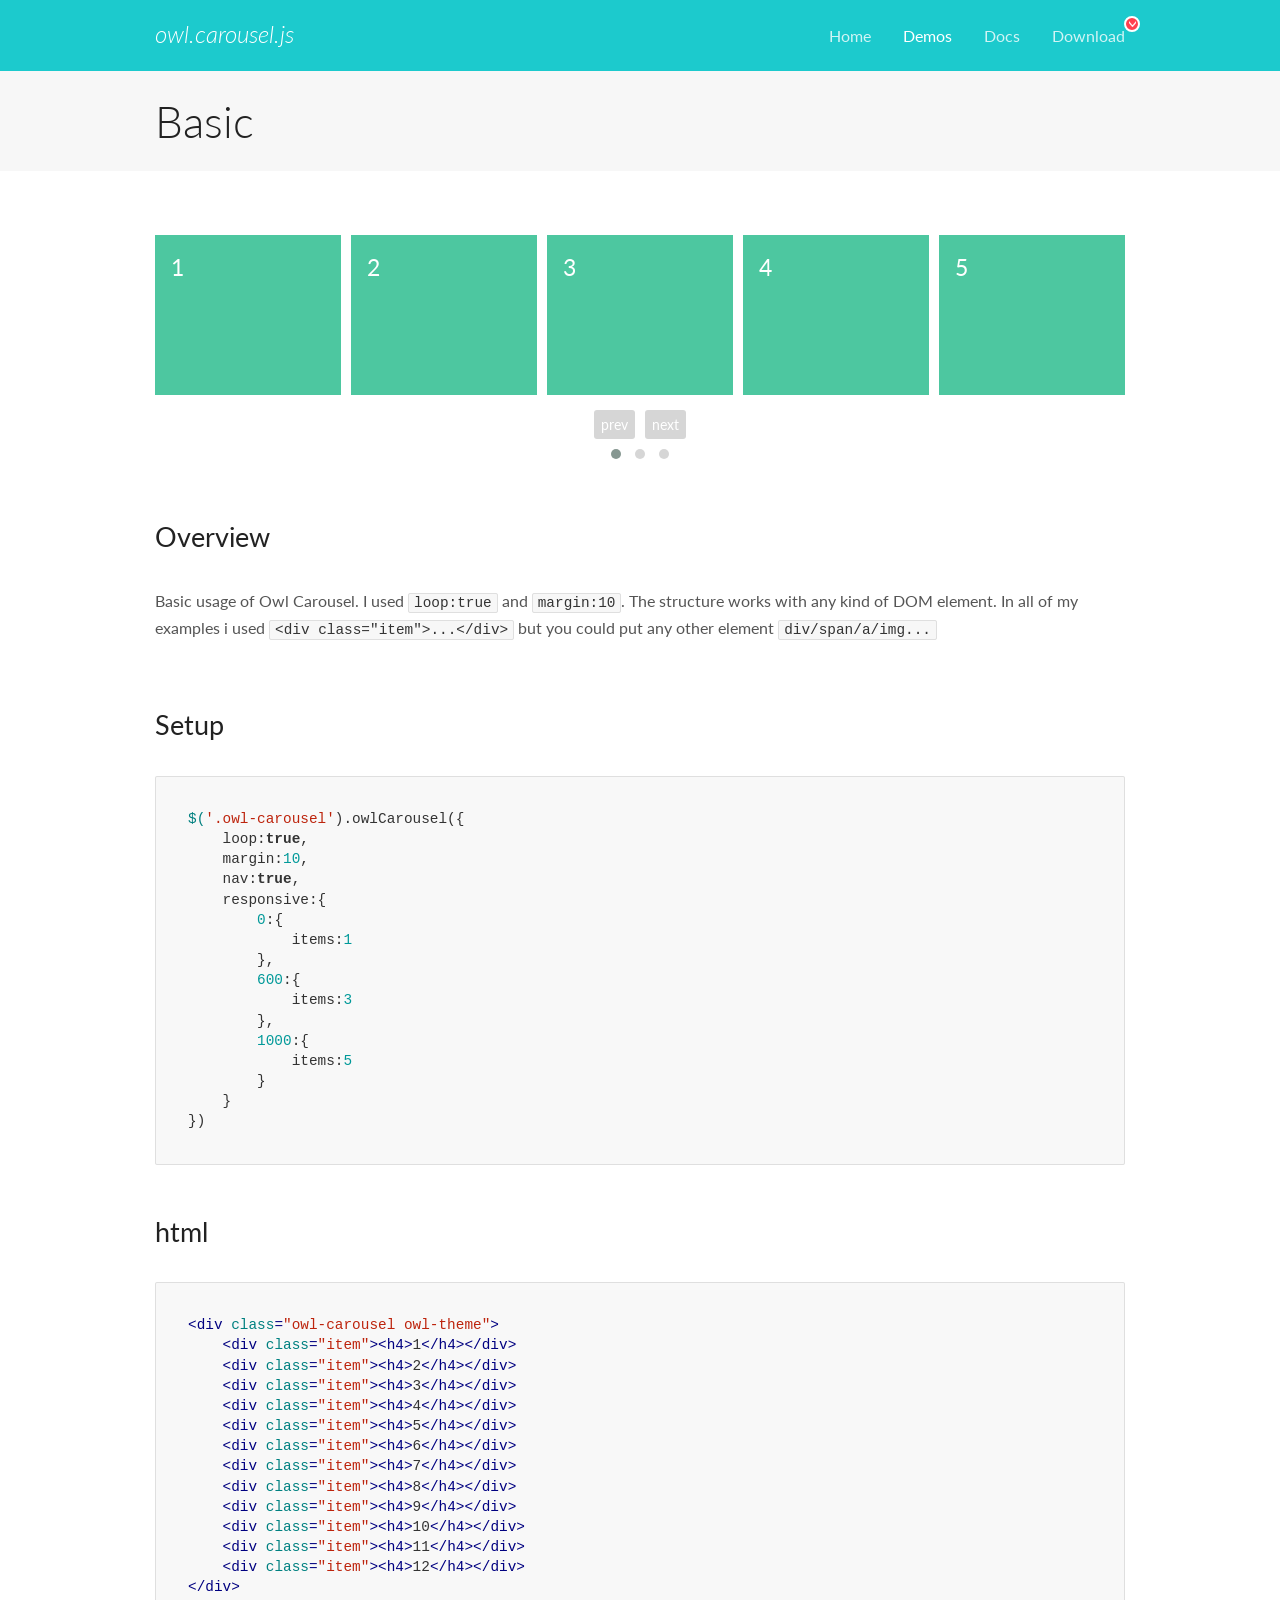
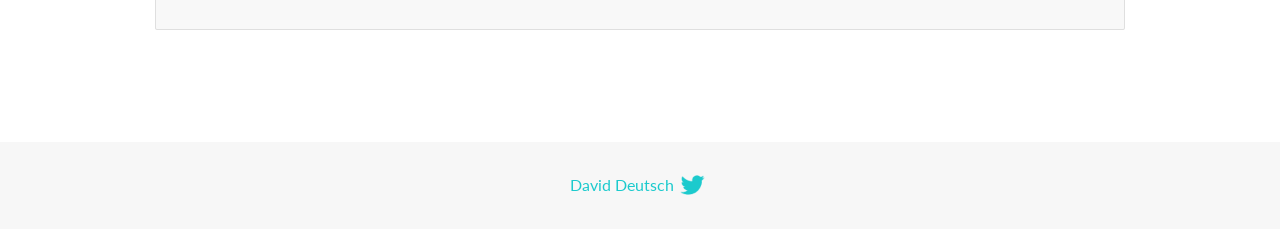
<file: live/assets/lib/owl.carousel/docs/demos/basic.html>
<!DOCTYPE html>
<html lang="en">
  <head>

    <!-- head -->
    <meta charset="utf-8">
    <meta name="msapplication-tap-highlight" content="no" />
    <meta name="viewport" content="width=device-width, initial-scale=1.0" />
    <meta name="description" content="Basic usage demo">
    <meta name="author" content="David Deutsch">
    <title>
      Basic Demo | Owl Carousel | 2.2.1
    </title>

    <!-- Stylesheets -->
    <link href='https://fonts.googleapis.com/css?family=Lato:300,400,700,400italic,300italic' rel='stylesheet' type='text/css'>
    <link rel="stylesheet" href="../assets/css/docs.theme.min.css">

    <!-- Owl Stylesheets -->
    <link rel="stylesheet" href="../assets/owlcarousel/assets/owl.carousel.min.css">
    <link rel="stylesheet" href="../assets/owlcarousel/assets/owl.theme.default.min.css">

    <!-- HTML5 shim and Respond.js IE8 support of HTML5 elements and media queries -->

    <!--[if lt IE 9]>
      <script src="https://oss.maxcdn.com/libs/html5shiv/3.7.0/html5shiv.js"></script>
      <script src="https://oss.maxcdn.com/libs/respond.js/1.3.0/respond.min.js"></script>
    <![endif]-->

    <!-- Favicons -->
    <link rel="apple-touch-icon-precomposed" sizes="144x144" href="../assets/ico/apple-touch-icon-144-precomposed.png">
    <link rel="shortcut icon" href="../assets/ico/favicon.png">
    <link rel="shortcut icon" href="favicon.ico">

    <!-- Yeah i know js should not be in header. Its required for demos.-->

    <!-- javascript -->
    <script src="../assets/vendors/jquery.min.js"></script>
    <script src="../assets/owlcarousel/owl.carousel.js"></script>
  </head>
  <body>

    <!-- header -->
    <header class="header">
      <div class="row">
        <div class="large-12 columns">
          <div class="brand left">
            <h3>
              <a href="/OwlCarousel2/">owl.carousel.js</a> 
            </h3>
          </div>
          <a id="toggle-nav" class="right">
            <span></span> <span></span> <span></span> 
          </a> 
          <div class="nav-bar">
            <ul class="clearfix">
              <li> <a href="/OwlCarousel2/index.html">Home</a>  </li>
              <li class="active">
                <a href="/OwlCarousel2/demos/demos.html">Demos</a> 
              </li>
              <li> <a href="/OwlCarousel2/docs/started-welcome.html">Docs</a>  </li>
              <li>
                <a href="https://github.com/OwlCarousel2/OwlCarousel2/archive/2.2.1.zip">Download</a> 
                <span class="download"></span> 
              </li>
            </ul>
          </div>
        </div>
      </div>
    </header>

    <!-- title -->
    <section class="title">
      <div class="row">
        <div class="large-12 columns">
          <h1>Basic</h1>
        </div>
      </div>
    </section>

    <!--  Demos -->
    <section id="demos">
      <div class="row">
        <div class="large-12 columns">
          <div class="owl-carousel owl-theme">
            <div class="item">
              <h4>1</h4>
            </div>
            <div class="item">
              <h4>2</h4>
            </div>
            <div class="item">
              <h4>3</h4>
            </div>
            <div class="item">
              <h4>4</h4>
            </div>
            <div class="item">
              <h4>5</h4>
            </div>
            <div class="item">
              <h4>6</h4>
            </div>
            <div class="item">
              <h4>7</h4>
            </div>
            <div class="item">
              <h4>8</h4>
            </div>
            <div class="item">
              <h4>9</h4>
            </div>
            <div class="item">
              <h4>10</h4>
            </div>
            <div class="item">
              <h4>11</h4>
            </div>
            <div class="item">
              <h4>12</h4>
            </div>
          </div>
          <h3 id="overview">Overview</h3>
          <p>Basic usage of Owl Carousel. I used <code>loop:true</code> and <code>margin:10</code>. The structure works with any kind of DOM element. In all of my examples i used <code>&lt;div class=&quot;item&quot;&gt;...&lt;/div&gt;</code> but you could
            put any other element <code>div/span/a/img...</code></p>
          <h3 id="setup">Setup</h3>
          <pre><code>$(&#39;.owl-carousel&#39;).owlCarousel({
    loop:true,
    margin:10,
    nav:true,
    responsive:{
        0:{
            items:1
        },
        600:{
            items:3
        },
        1000:{
            items:5
        }
    }
})</code></pre>
          <h3 id="html">html</h3>
          <pre><code>&lt;div class=&quot;owl-carousel owl-theme&quot;&gt;
    &lt;div class=&quot;item&quot;&gt;&lt;h4&gt;1&lt;/h4&gt;&lt;/div&gt;
    &lt;div class=&quot;item&quot;&gt;&lt;h4&gt;2&lt;/h4&gt;&lt;/div&gt;
    &lt;div class=&quot;item&quot;&gt;&lt;h4&gt;3&lt;/h4&gt;&lt;/div&gt;
    &lt;div class=&quot;item&quot;&gt;&lt;h4&gt;4&lt;/h4&gt;&lt;/div&gt;
    &lt;div class=&quot;item&quot;&gt;&lt;h4&gt;5&lt;/h4&gt;&lt;/div&gt;
    &lt;div class=&quot;item&quot;&gt;&lt;h4&gt;6&lt;/h4&gt;&lt;/div&gt;
    &lt;div class=&quot;item&quot;&gt;&lt;h4&gt;7&lt;/h4&gt;&lt;/div&gt;
    &lt;div class=&quot;item&quot;&gt;&lt;h4&gt;8&lt;/h4&gt;&lt;/div&gt;
    &lt;div class=&quot;item&quot;&gt;&lt;h4&gt;9&lt;/h4&gt;&lt;/div&gt;
    &lt;div class=&quot;item&quot;&gt;&lt;h4&gt;10&lt;/h4&gt;&lt;/div&gt;
    &lt;div class=&quot;item&quot;&gt;&lt;h4&gt;11&lt;/h4&gt;&lt;/div&gt;
    &lt;div class=&quot;item&quot;&gt;&lt;h4&gt;12&lt;/h4&gt;&lt;/div&gt;
&lt;/div&gt;</code></pre>
          <script>
            $(document).ready(function() {
              var owl = $('.owl-carousel');
              owl.owlCarousel({
                margin: 10,
                nav: true,
                loop: true,
                responsive: {
                  0: {
                    items: 1
                  },
                  600: {
                    items: 3
                  },
                  1000: {
                    items: 5
                  }
                }
              })
            })
          </script>
        </div>
      </div>
    </section>

    <!-- footer -->
    <footer class="footer">
      <div class="row">
        <div class="large-12 columns">
          <h5>
            <a href="/OwlCarousel2/docs/support-contact.html">David Deutsch</a> 
            <a id="custom-tweet-button" href="https://twitter.com/share?url=https://github.com/OwlCarousel2/OwlCarousel2&text=Owl Carousel - This is so awesome! " target="_blank"></a> 
          </h5>
        </div>
      </div>
    </footer>

    <!-- vendors -->
    <script src="../assets/vendors/highlight.js"></script>
    <script src="../assets/js/app.js"></script>
  </body>
</html>
</file>
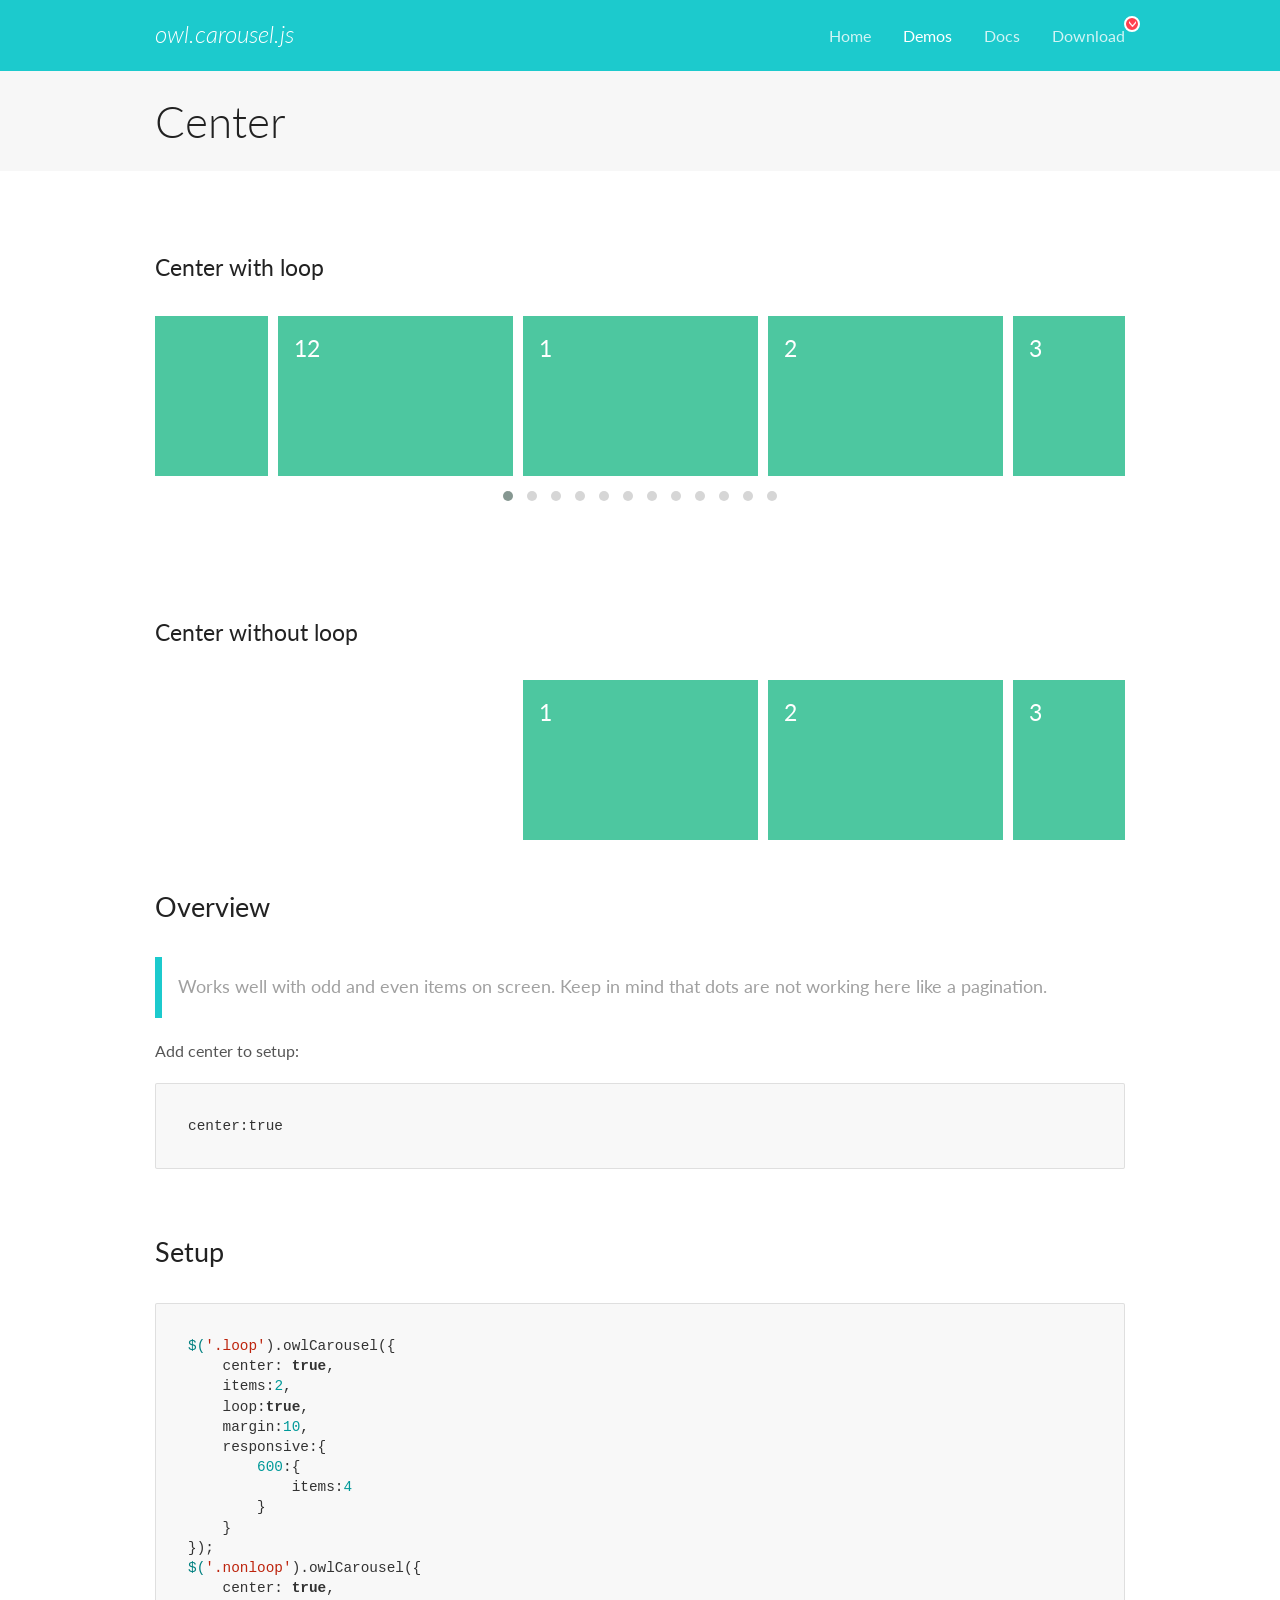
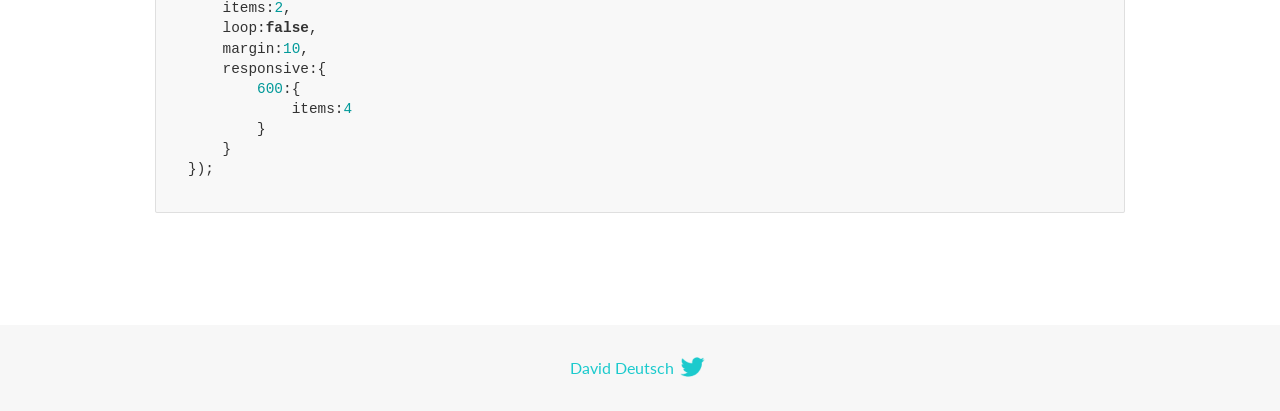
<file: live/assets/lib/owl.carousel/docs/demos/center.html>
<!DOCTYPE html>
<html lang="en">
  <head>

    <!-- head -->
    <meta charset="utf-8">
    <meta name="msapplication-tap-highlight" content="no" />
    <meta name="viewport" content="width=device-width, initial-scale=1.0" />
    <meta name="description" content="Center carousel">
    <meta name="author" content="David Deutsch">
    <title>
      Center Demo | Owl Carousel | 2.2.1
    </title>

    <!-- Stylesheets -->
    <link href='https://fonts.googleapis.com/css?family=Lato:300,400,700,400italic,300italic' rel='stylesheet' type='text/css'>
    <link rel="stylesheet" href="../assets/css/docs.theme.min.css">

    <!-- Owl Stylesheets -->
    <link rel="stylesheet" href="../assets/owlcarousel/assets/owl.carousel.min.css">
    <link rel="stylesheet" href="../assets/owlcarousel/assets/owl.theme.default.min.css">

    <!-- HTML5 shim and Respond.js IE8 support of HTML5 elements and media queries -->

    <!--[if lt IE 9]>
      <script src="https://oss.maxcdn.com/libs/html5shiv/3.7.0/html5shiv.js"></script>
      <script src="https://oss.maxcdn.com/libs/respond.js/1.3.0/respond.min.js"></script>
    <![endif]-->

    <!-- Favicons -->
    <link rel="apple-touch-icon-precomposed" sizes="144x144" href="../assets/ico/apple-touch-icon-144-precomposed.png">
    <link rel="shortcut icon" href="../assets/ico/favicon.png">
    <link rel="shortcut icon" href="favicon.ico">

    <!-- Yeah i know js should not be in header. Its required for demos.-->

    <!-- javascript -->
    <script src="../assets/vendors/jquery.min.js"></script>
    <script src="../assets/owlcarousel/owl.carousel.js"></script>
  </head>
  <body>

    <!-- header -->
    <header class="header">
      <div class="row">
        <div class="large-12 columns">
          <div class="brand left">
            <h3>
              <a href="/OwlCarousel2/">owl.carousel.js</a> 
            </h3>
          </div>
          <a id="toggle-nav" class="right">
            <span></span> <span></span> <span></span> 
          </a> 
          <div class="nav-bar">
            <ul class="clearfix">
              <li> <a href="/OwlCarousel2/index.html">Home</a>  </li>
              <li class="active">
                <a href="/OwlCarousel2/demos/demos.html">Demos</a> 
              </li>
              <li> <a href="/OwlCarousel2/docs/started-welcome.html">Docs</a>  </li>
              <li>
                <a href="https://github.com/OwlCarousel2/OwlCarousel2/archive/2.2.1.zip">Download</a> 
                <span class="download"></span> 
              </li>
            </ul>
          </div>
        </div>
      </div>
    </header>

    <!-- title -->
    <section class="title">
      <div class="row">
        <div class="large-12 columns">
          <h1>Center</h1>
        </div>
      </div>
    </section>

    <!--  Demos -->
    <section id="demos">
      <div class="row">
        <div class="large-12 columns">
          <h4 id="center-with-loop">Center with loop</h4>
          <div class="loop owl-carousel owl-theme">
            <div class="item">
              <h4>1</h4>
            </div>
            <div class="item">
              <h4>2</h4>
            </div>
            <div class="item">
              <h4>3</h4>
            </div>
            <div class="item">
              <h4>4</h4>
            </div>
            <div class="item">
              <h4>5</h4>
            </div>
            <div class="item">
              <h4>6</h4>
            </div>
            <div class="item">
              <h4>7</h4>
            </div>
            <div class="item">
              <h4>8</h4>
            </div>
            <div class="item">
              <h4>9</h4>
            </div>
            <div class="item">
              <h4>10</h4>
            </div>
            <div class="item">
              <h4>11</h4>
            </div>
            <div class="item">
              <h4>12</h4>
            </div>
          </div>
          <br>
          <h4 id="center-without-loop">Center without loop</h4>
          <div class="nonloop owl-carousel">
            <div class="item">
              <h4>1</h4>
            </div>
            <div class="item">
              <h4>2</h4>
            </div>
            <div class="item">
              <h4>3</h4>
            </div>
            <div class="item">
              <h4>4</h4>
            </div>
            <div class="item">
              <h4>5</h4>
            </div>
            <div class="item">
              <h4>6</h4>
            </div>
            <div class="item">
              <h4>7</h4>
            </div>
            <div class="item">
              <h4>8</h4>
            </div>
            <div class="item">
              <h4>9</h4>
            </div>
            <div class="item">
              <h4>10</h4>
            </div>
            <div class="item">
              <h4>11</h4>
            </div>
            <div class="item">
              <h4>12</h4>
            </div>
          </div>
          <h3 id="overview">Overview</h3>
          <blockquote>
            <p>Works well with odd and even items on screen. Keep in mind that dots are not working here like a pagination.</p>
          </blockquote>
          <p>Add center to setup:</p>
          <pre><code>center:true</code></pre>
          <h3 id="setup">Setup</h3>
          <pre><code>$(&#39;.loop&#39;).owlCarousel({
    center: true,
    items:2,
    loop:true,
    margin:10,
    responsive:{
        600:{
            items:4
        }
    }
});
$(&#39;.nonloop&#39;).owlCarousel({
    center: true,
    items:2,
    loop:false,
    margin:10,
    responsive:{
        600:{
            items:4
        }
    }
});</code></pre>
          <script>
            jQuery(document).ready(function($) {
              $('.loop').owlCarousel({
                center: true,
                items: 2,
                loop: true,
                margin: 10,
                responsive: {
                  600: {
                    items: 4
                  }
                }
              });
              $('.nonloop').owlCarousel({
                center: true,
                items: 2,
                loop: false,
                margin: 10,
                responsive: {
                  600: {
                    items: 4
                  }
                }
              });
            });
          </script>
        </div>
      </div>
    </section>

    <!-- footer -->
    <footer class="footer">
      <div class="row">
        <div class="large-12 columns">
          <h5>
            <a href="/OwlCarousel2/docs/support-contact.html">David Deutsch</a> 
            <a id="custom-tweet-button" href="https://twitter.com/share?url=https://github.com/OwlCarousel2/OwlCarousel2&text=Owl Carousel - This is so awesome! " target="_blank"></a> 
          </h5>
        </div>
      </div>
    </footer>

    <!-- vendors -->
    <script src="../assets/vendors/highlight.js"></script>
    <script src="../assets/js/app.js"></script>
  </body>
</html>
</file>
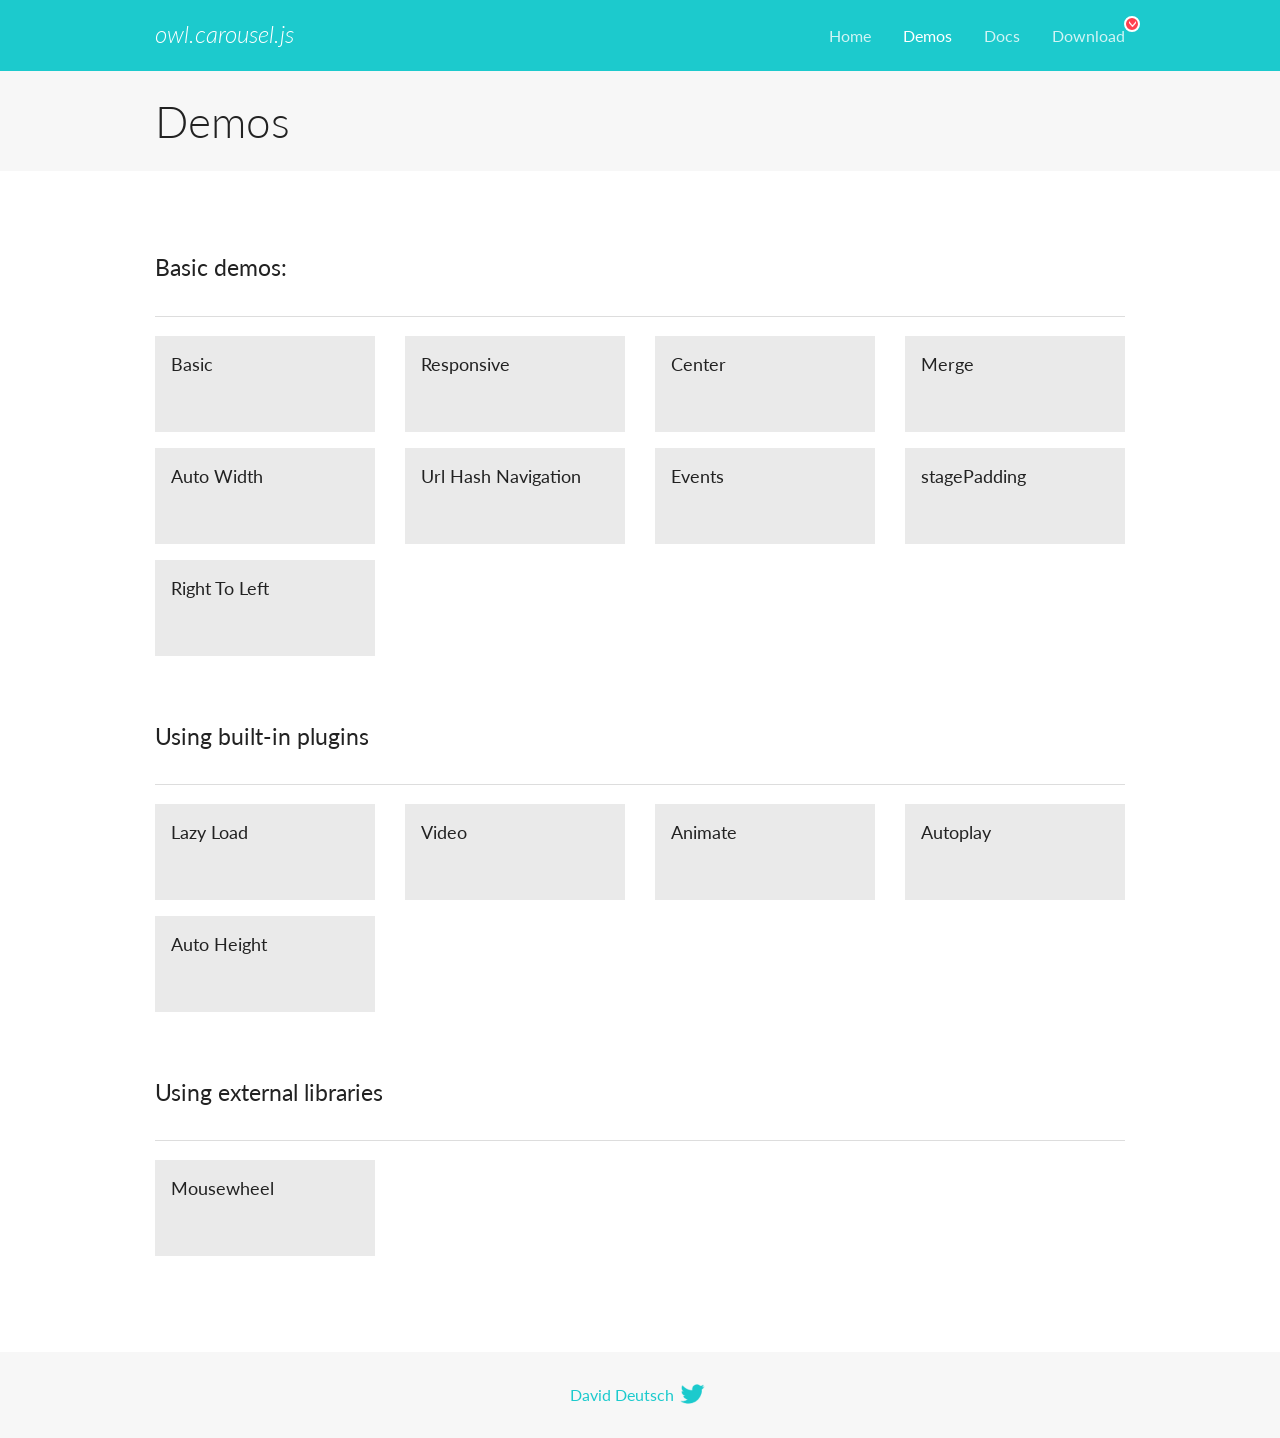
<file: live/assets/lib/owl.carousel/docs/demos/demos.html>
<!DOCTYPE html>
<html lang="en">
  <head>

    <!-- head -->
    <meta charset="utf-8">
    <meta name="msapplication-tap-highlight" content="no" />
    <meta name="viewport" content="width=device-width, initial-scale=1.0" />
    <meta name="description" content="A list of Owl Carousel examples.">
    <meta name="author" content="David Deutsch">
    <title>
      Demos | Owl Carousel | 2.2.1
    </title>

    <!-- Stylesheets -->
    <link href='https://fonts.googleapis.com/css?family=Lato:300,400,700,400italic,300italic' rel='stylesheet' type='text/css'>
    <link rel="stylesheet" href="../assets/css/docs.theme.min.css">

    <!-- Owl Stylesheets -->
    <link rel="stylesheet" href="../assets/owlcarousel/assets/owl.carousel.min.css">
    <link rel="stylesheet" href="../assets/owlcarousel/assets/owl.theme.default.min.css">

    <!-- HTML5 shim and Respond.js IE8 support of HTML5 elements and media queries -->

    <!--[if lt IE 9]>
      <script src="https://oss.maxcdn.com/libs/html5shiv/3.7.0/html5shiv.js"></script>
      <script src="https://oss.maxcdn.com/libs/respond.js/1.3.0/respond.min.js"></script>
    <![endif]-->

    <!-- Favicons -->
    <link rel="apple-touch-icon-precomposed" sizes="144x144" href="../assets/ico/apple-touch-icon-144-precomposed.png">
    <link rel="shortcut icon" href="../assets/ico/favicon.png">
    <link rel="shortcut icon" href="favicon.ico">

    <!-- Yeah i know js should not be in header. Its required for demos.-->

    <!-- javascript -->
    <script src="../assets/vendors/jquery.min.js"></script>
    <script src="../assets/owlcarousel/owl.carousel.js"></script>
  </head>
  <body>

    <!-- header -->
    <header class="header">
      <div class="row">
        <div class="large-12 columns">
          <div class="brand left">
            <h3>
              <a href="/OwlCarousel2/">owl.carousel.js</a> 
            </h3>
          </div>
          <a id="toggle-nav" class="right">
            <span></span> <span></span> <span></span> 
          </a> 
          <div class="nav-bar">
            <ul class="clearfix">
              <li> <a href="/OwlCarousel2/index.html">Home</a>  </li>
              <li class="active">
                <a href="/OwlCarousel2/demos/demos.html">Demos</a> 
              </li>
              <li> <a href="/OwlCarousel2/docs/started-welcome.html">Docs</a>  </li>
              <li>
                <a href="https://github.com/OwlCarousel2/OwlCarousel2/archive/2.2.1.zip">Download</a> 
                <span class="download"></span> 
              </li>
            </ul>
          </div>
        </div>
      </div>
    </header>

    <!-- title -->
    <section class="title">
      <div class="row">
        <div class="large-12 columns">
          <h1>Demos</h1>
        </div>
      </div>
    </section>

    <!--  Demos -->
    <section id="demos">
      <div class="row">
        <div class="large-12 columns">
          <h4 id="basic-demos-">Basic demos:</h4>
          <hr>
          <div class="demo-list">
            <div class="row">
              <div class="small-6 medium-4 large-3 columns">
                <a href="basic.html" class="demo-block">
                  <h5>Basic </h5>
                </a> 
              </div>
              <div class="small-6 medium-4 large-3 columns">
                <a href="responsive.html" class="demo-block">
                  <h5>Responsive </h5>
                </a> 
              </div>
              <div class="small-6 medium-4 large-3 columns">
                <a href="center.html" class="demo-block">
                  <h5>Center </h5>
                </a> 
              </div>
              <div class="small-6 medium-4 large-3 columns">
                <a href="merge.html" class="demo-block">
                  <h5>Merge </h5>
                </a> 
              </div>
              <div class="small-6 medium-4 large-3 columns">
                <a href="autowidth.html" class="demo-block">
                  <h5>Auto Width </h5>
                </a> 
              </div>
              <div class="small-6 medium-4 large-3 columns">
                <a href="urlhashnav.html" class="demo-block">
                  <h5>Url Hash Navigation </h5>
                </a> 
              </div>
              <div class="small-6 medium-4 large-3 columns">
                <a href="events.html" class="demo-block">
                  <h5>Events </h5>
                </a> 
              </div>
              <div class="small-6 medium-4 large-3 columns">
                <a href="stagepadding.html" class="demo-block">
                  <h5>stagePadding </h5>
                </a> 
              </div>
              <div class="small-6 medium-4 large-3 columns">
                <a href="rtl.html" class="demo-block">
                  <h5>Right To Left </h5>
                </a> 
              </div>
            </div>
          </div>
          <h4 id="using-built-in-plugins">Using built-in plugins</h4>
          <hr>
          <div class="demo-list">
            <div class="row">
              <div class="small-6 medium-4 large-3 columns">
                <a href="lazyLoad.html" class="demo-block">
                  <h5>Lazy Load </h5>
                </a> 
              </div>
              <div class="small-6 medium-4 large-3 columns">
                <a href="video.html" class="demo-block">
                  <h5>Video </h5>
                </a> 
              </div>
              <div class="small-6 medium-4 large-3 columns">
                <a href="animate.html" class="demo-block">
                  <h5>Animate </h5>
                </a> 
              </div>
              <div class="small-6 medium-4 large-3 columns">
                <a href="autoplay.html" class="demo-block">
                  <h5>Autoplay </h5>
                </a> 
              </div>
              <div class="small-6 medium-4 large-3 columns">
                <a href="autoheight.html" class="demo-block">
                  <h5>Auto Height </h5>
                </a> 
              </div>
            </div>
          </div>
          <h4 id="using-external-libraries">Using external libraries</h4>
          <hr>
          <div class="demo-list">
            <div class="row">
              <div class="small-6 medium-4 large-3 columns">
                <a href="mousewheel.html" class="demo-block">
                  <h5>Mousewheel </h5>
                </a> 
              </div>
            </div>
          </div>
        </div>
      </div>
    </section>

    <!-- footer -->
    <footer class="footer">
      <div class="row">
        <div class="large-12 columns">
          <h5>
            <a href="/OwlCarousel2/docs/support-contact.html">David Deutsch</a> 
            <a id="custom-tweet-button" href="https://twitter.com/share?url=https://github.com/OwlCarousel2/OwlCarousel2&text=Owl Carousel - This is so awesome! " target="_blank"></a> 
          </h5>
        </div>
      </div>
    </footer>

    <!-- vendors -->
    <script src="../assets/vendors/highlight.js"></script>
    <script src="../assets/js/app.js"></script>
  </body>
</html>
</file>
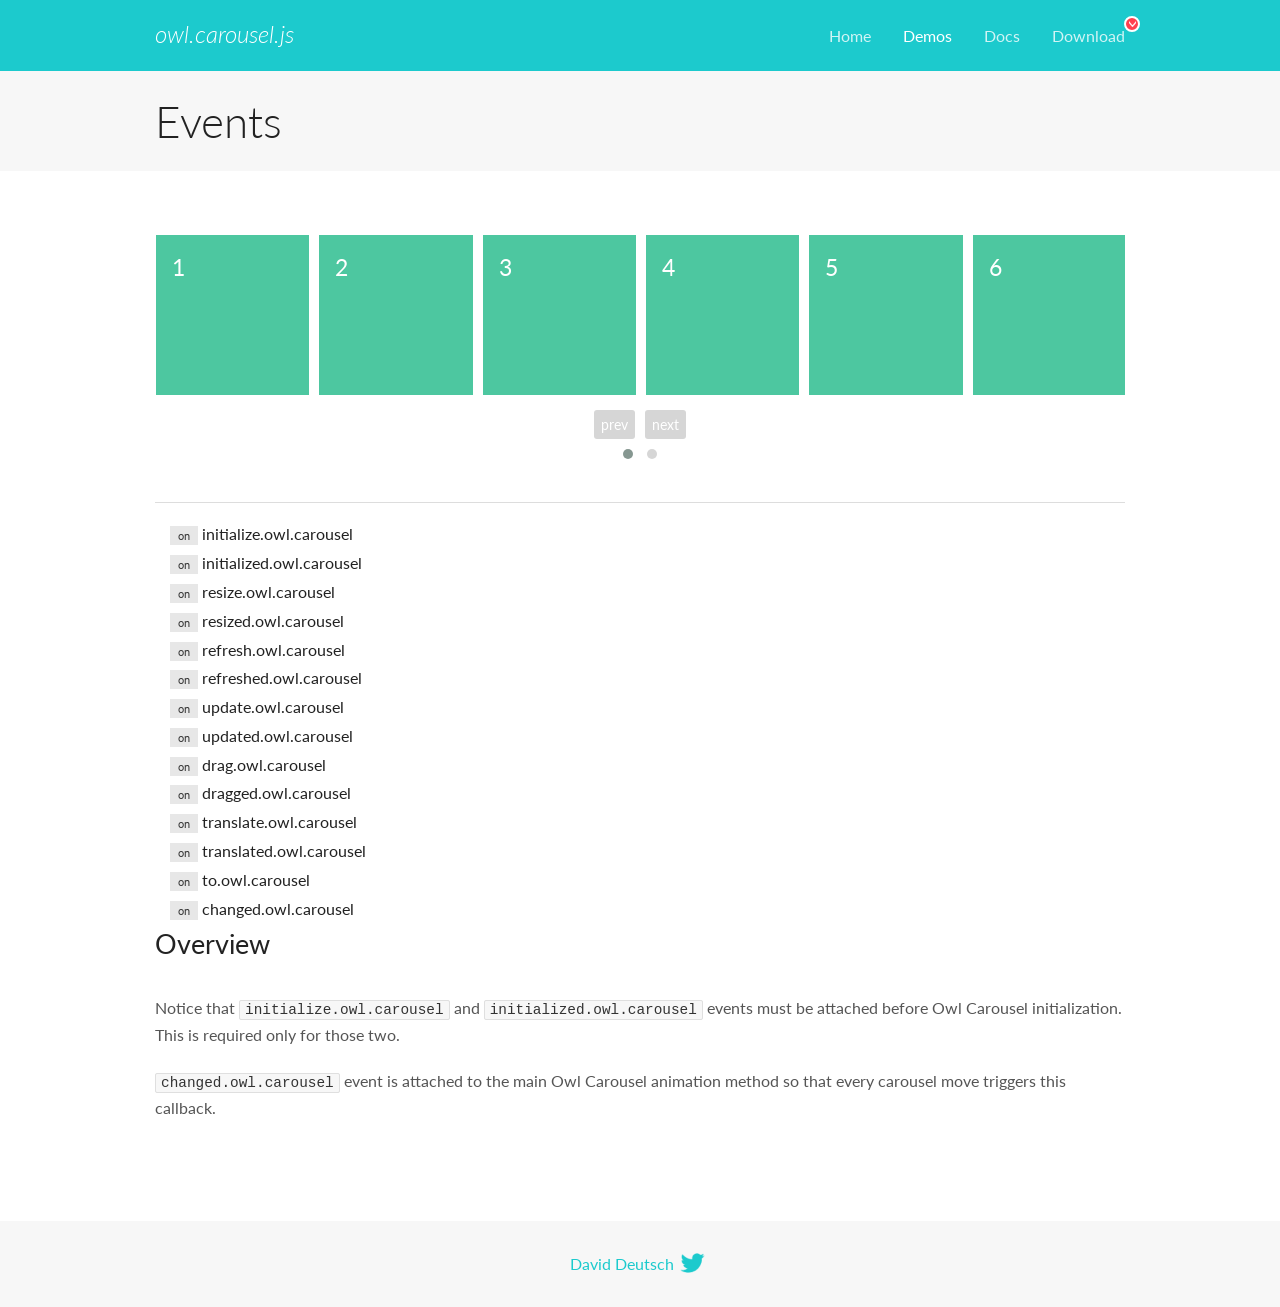
<file: live/assets/lib/owl.carousel/docs/demos/events.html>
<!DOCTYPE html>
<html lang="en">
  <head>

    <!-- head -->
    <meta charset="utf-8">
    <meta name="msapplication-tap-highlight" content="no" />
    <meta name="viewport" content="width=device-width, initial-scale=1.0" />
    <meta name="description" content="Events usage demo">
    <meta name="author" content="David Deutsch">
    <title>
      Events Demo | Owl Carousel | 2.2.1
    </title>

    <!-- Stylesheets -->
    <link href='https://fonts.googleapis.com/css?family=Lato:300,400,700,400italic,300italic' rel='stylesheet' type='text/css'>
    <link rel="stylesheet" href="../assets/css/docs.theme.min.css">

    <!-- Owl Stylesheets -->
    <link rel="stylesheet" href="../assets/owlcarousel/assets/owl.carousel.min.css">
    <link rel="stylesheet" href="../assets/owlcarousel/assets/owl.theme.default.min.css">

    <!-- HTML5 shim and Respond.js IE8 support of HTML5 elements and media queries -->

    <!--[if lt IE 9]>
      <script src="https://oss.maxcdn.com/libs/html5shiv/3.7.0/html5shiv.js"></script>
      <script src="https://oss.maxcdn.com/libs/respond.js/1.3.0/respond.min.js"></script>
    <![endif]-->

    <!-- Favicons -->
    <link rel="apple-touch-icon-precomposed" sizes="144x144" href="../assets/ico/apple-touch-icon-144-precomposed.png">
    <link rel="shortcut icon" href="../assets/ico/favicon.png">
    <link rel="shortcut icon" href="favicon.ico">

    <!-- Yeah i know js should not be in header. Its required for demos.-->

    <!-- javascript -->
    <script src="../assets/vendors/jquery.min.js"></script>
    <script src="../assets/owlcarousel/owl.carousel.js"></script>
  </head>
  <body>

    <!-- header -->
    <header class="header">
      <div class="row">
        <div class="large-12 columns">
          <div class="brand left">
            <h3>
              <a href="/OwlCarousel2/">owl.carousel.js</a> 
            </h3>
          </div>
          <a id="toggle-nav" class="right">
            <span></span> <span></span> <span></span> 
          </a> 
          <div class="nav-bar">
            <ul class="clearfix">
              <li> <a href="/OwlCarousel2/index.html">Home</a>  </li>
              <li class="active">
                <a href="/OwlCarousel2/demos/demos.html">Demos</a> 
              </li>
              <li> <a href="/OwlCarousel2/docs/started-welcome.html">Docs</a>  </li>
              <li>
                <a href="https://github.com/OwlCarousel2/OwlCarousel2/archive/2.2.1.zip">Download</a> 
                <span class="download"></span> 
              </li>
            </ul>
          </div>
        </div>
      </div>
    </header>

    <!-- title -->
    <section class="title">
      <div class="row">
        <div class="large-12 columns">
          <h1>Events</h1>
        </div>
      </div>
    </section>

    <!--  Demos -->
    <section id="demos">
      <div class="row">
        <div class="large-12 columns">
          <div class="owl-carousel owl-theme">
            <div class="item">
              <h4>1</h4>
            </div>
            <div class="item">
              <h4>2</h4>
            </div>
            <div class="item">
              <h4>3</h4>
            </div>
            <div class="item">
              <h4>4</h4>
            </div>
            <div class="item">
              <h4>5</h4>
            </div>
            <div class="item">
              <h4>6</h4>
            </div>
            <div class="item">
              <h4>7</h4>
            </div>
            <div class="item">
              <h4>8</h4>
            </div>
            <div class="item">
              <h4>9</h4>
            </div>
            <div class="item">
              <h4>10</h4>
            </div>
            <div class="item">
              <h4>11</h4>
            </div>
            <div class="item">
              <h4>12</h4>
            </div>
          </div>
          <hr>
          <div class="large-12 columns callbacks">
            <div><span class="label secondary initialize">on</span>  initialize.owl.carousel </div>
            <div><span class="label secondary initialized">on</span>  initialized.owl.carousel </div>
            <div><span class="label secondary resize">on</span>  resize.owl.carousel </div>
            <div><span class="label secondary resized">on</span>  resized.owl.carousel </div>
            <div><span class="label secondary refresh">on</span>  refresh.owl.carousel </div>
            <div><span class="label secondary refreshed">on</span>  refreshed.owl.carousel </div>
            <div><span class="label secondary update">on</span>  update.owl.carousel </div>
            <div><span class="label secondary updated">on</span>  updated.owl.carousel </div>
            <div><span class="label secondary drag">on</span>  drag.owl.carousel </div>
            <div><span class="label secondary dragged">on</span>  dragged.owl.carousel </div>
            <div><span class="label secondary translate">on</span>  translate.owl.carousel </div>
            <div><span class="label secondary translated">on</span>  translated.owl.carousel </div>
            <div><span class="label secondary to">on</span>  to.owl.carousel </div>
            <div><span class="label secondary changed">on</span>  changed.owl.carousel </div>
          </div>
          <h3 id="overview">Overview</h3>
          <p>Notice that <code>initialize.owl.carousel</code> and <code>initialized.owl.carousel</code> events must be attached before Owl Carousel initialization. This is required only for those two.</p>
          <p><code>changed.owl.carousel</code> event is attached to the main Owl Carousel animation method so that every carousel move triggers this callback.</p>
          <script>
            jQuery(document).ready(function($) {
              var owl = $('.owl-carousel');
              owl.on('initialize.owl.carousel initialized.owl.carousel ' +
                'initialize.owl.carousel initialize.owl.carousel ' +
                'resize.owl.carousel resized.owl.carousel ' +
                'refresh.owl.carousel refreshed.owl.carousel ' +
                'update.owl.carousel updated.owl.carousel ' +
                'drag.owl.carousel dragged.owl.carousel ' +
                'translate.owl.carousel translated.owl.carousel ' +
                'to.owl.carousel changed.owl.carousel',
                function(e) {
                  $('.' + e.type)
                    .removeClass('secondary')
                    .addClass('success');
                  window.setTimeout(function() {
                    $('.' + e.type)
                      .removeClass('success')
                      .addClass('secondary');
                  }, 500);
                });
              owl.owlCarousel({
                loop: true,
                nav: true,
                lazyLoad: true,
                margin: 10,
                video: true,
                responsive: {
                  0: {
                    items: 1
                  },
                  600: {
                    items: 3
                  },
                  960: {
                    items: 5,
                  },
                  1200: {
                    items: 6
                  }
                }
              });
            });
          </script>
        </div>
      </div>
    </section>

    <!-- footer -->
    <footer class="footer">
      <div class="row">
        <div class="large-12 columns">
          <h5>
            <a href="/OwlCarousel2/docs/support-contact.html">David Deutsch</a> 
            <a id="custom-tweet-button" href="https://twitter.com/share?url=https://github.com/OwlCarousel2/OwlCarousel2&text=Owl Carousel - This is so awesome! " target="_blank"></a> 
          </h5>
        </div>
      </div>
    </footer>

    <!-- vendors -->
    <script src="../assets/vendors/highlight.js"></script>
    <script src="../assets/js/app.js"></script>
  </body>
</html>
</file>
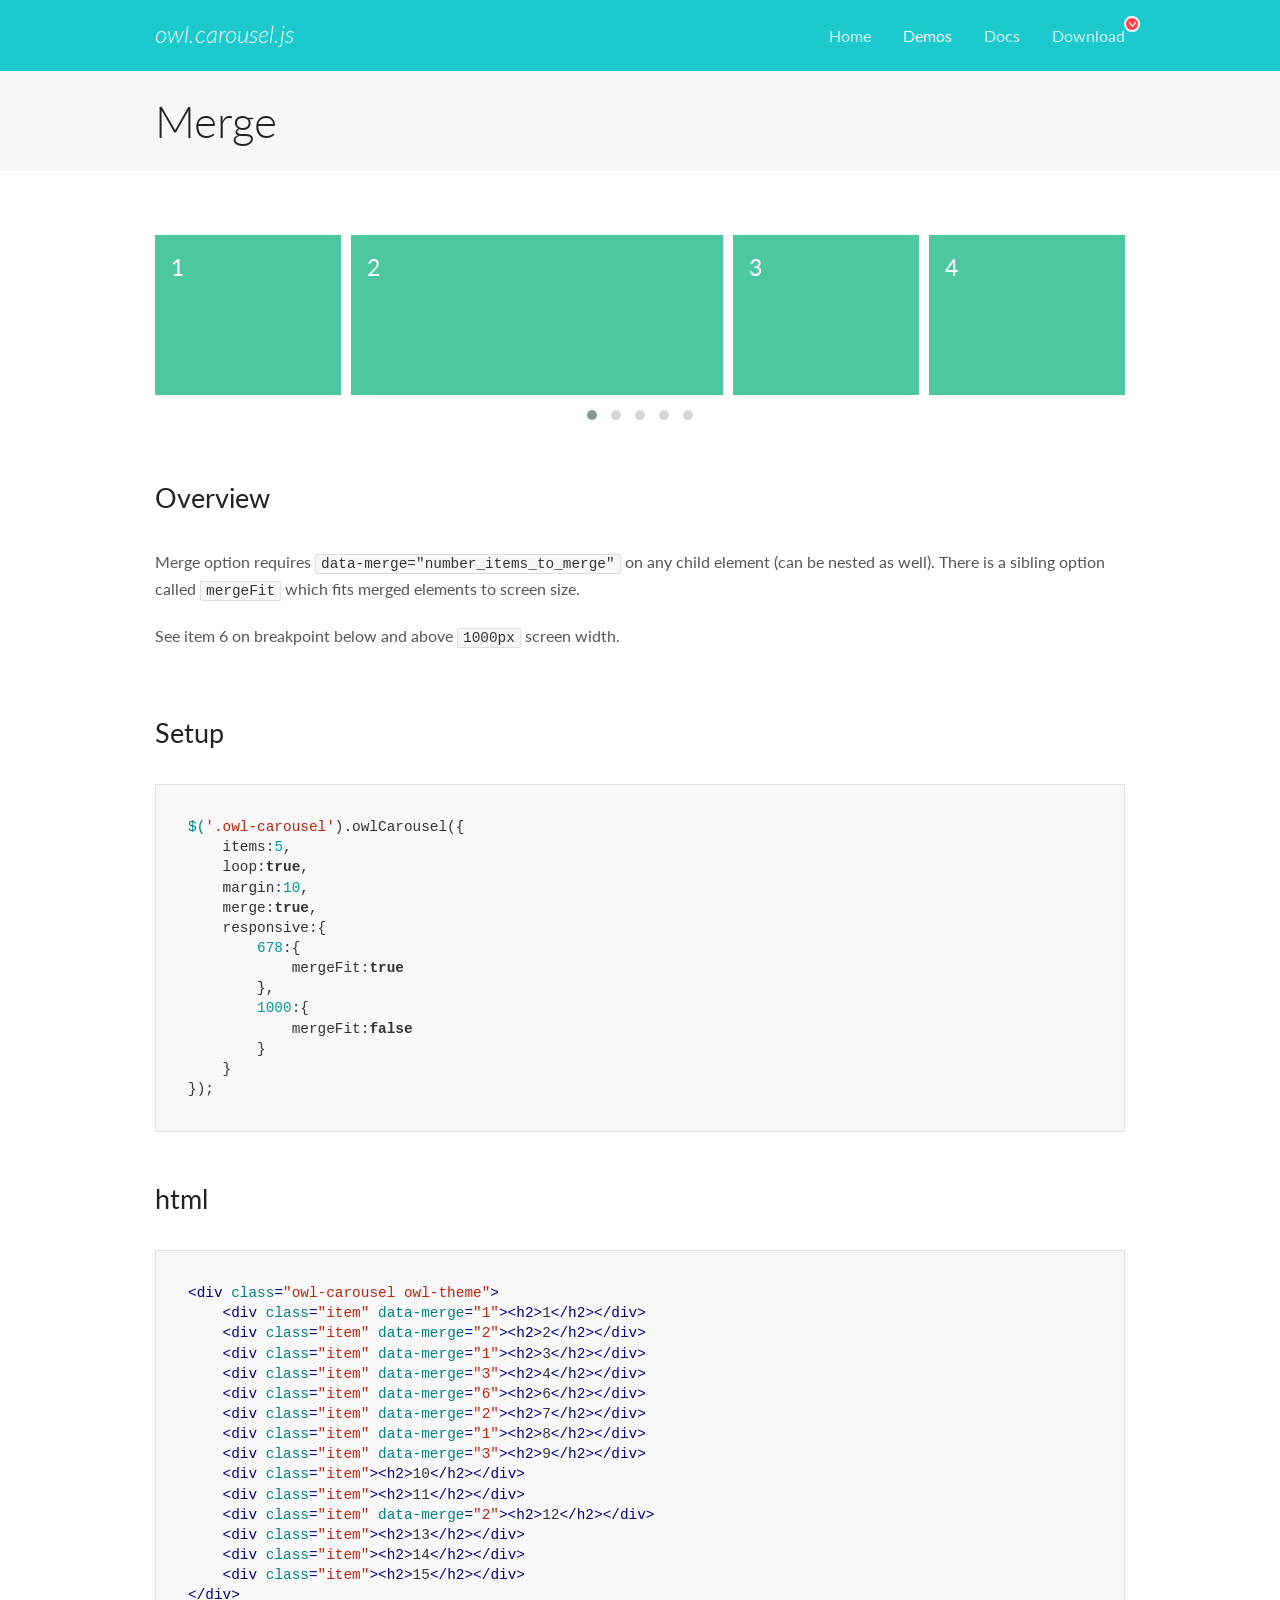
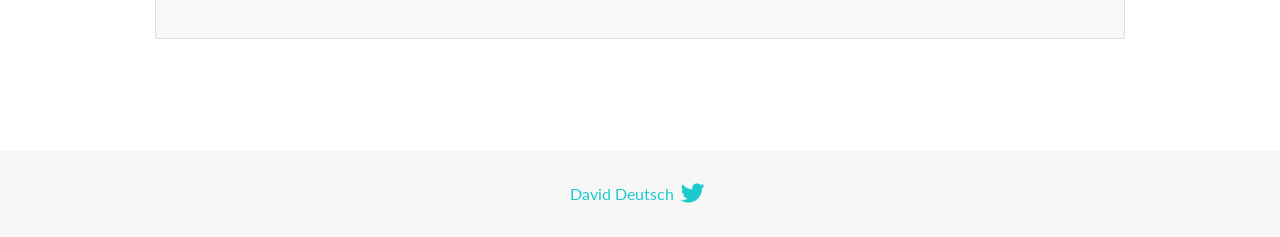
<file: live/assets/lib/owl.carousel/docs/demos/merge.html>
<!DOCTYPE html>
<html lang="en">
  <head>

    <!-- head -->
    <meta charset="utf-8">
    <meta name="msapplication-tap-highlight" content="no" />
    <meta name="viewport" content="width=device-width, initial-scale=1.0" />
    <meta name="description" content="Merge Items">
    <meta name="author" content="David Deutsch">
    <title>
      Merge Demo | Owl Carousel | 2.2.1
    </title>

    <!-- Stylesheets -->
    <link href='https://fonts.googleapis.com/css?family=Lato:300,400,700,400italic,300italic' rel='stylesheet' type='text/css'>
    <link rel="stylesheet" href="../assets/css/docs.theme.min.css">

    <!-- Owl Stylesheets -->
    <link rel="stylesheet" href="../assets/owlcarousel/assets/owl.carousel.min.css">
    <link rel="stylesheet" href="../assets/owlcarousel/assets/owl.theme.default.min.css">

    <!-- HTML5 shim and Respond.js IE8 support of HTML5 elements and media queries -->

    <!--[if lt IE 9]>
      <script src="https://oss.maxcdn.com/libs/html5shiv/3.7.0/html5shiv.js"></script>
      <script src="https://oss.maxcdn.com/libs/respond.js/1.3.0/respond.min.js"></script>
    <![endif]-->

    <!-- Favicons -->
    <link rel="apple-touch-icon-precomposed" sizes="144x144" href="../assets/ico/apple-touch-icon-144-precomposed.png">
    <link rel="shortcut icon" href="../assets/ico/favicon.png">
    <link rel="shortcut icon" href="favicon.ico">

    <!-- Yeah i know js should not be in header. Its required for demos.-->

    <!-- javascript -->
    <script src="../assets/vendors/jquery.min.js"></script>
    <script src="../assets/owlcarousel/owl.carousel.js"></script>
  </head>
  <body>

    <!-- header -->
    <header class="header">
      <div class="row">
        <div class="large-12 columns">
          <div class="brand left">
            <h3>
              <a href="/OwlCarousel2/">owl.carousel.js</a> 
            </h3>
          </div>
          <a id="toggle-nav" class="right">
            <span></span> <span></span> <span></span> 
          </a> 
          <div class="nav-bar">
            <ul class="clearfix">
              <li> <a href="/OwlCarousel2/index.html">Home</a>  </li>
              <li class="active">
                <a href="/OwlCarousel2/demos/demos.html">Demos</a> 
              </li>
              <li> <a href="/OwlCarousel2/docs/started-welcome.html">Docs</a>  </li>
              <li>
                <a href="https://github.com/OwlCarousel2/OwlCarousel2/archive/2.2.1.zip">Download</a> 
                <span class="download"></span> 
              </li>
            </ul>
          </div>
        </div>
      </div>
    </header>

    <!-- title -->
    <section class="title">
      <div class="row">
        <div class="large-12 columns">
          <h1>Merge</h1>
        </div>
      </div>
    </section>

    <!--  Demos -->
    <section id="demos">
      <div class="row">
        <div class="large-12 columns">
          <div class="owl-carousel owl-theme">
            <div class="item" data-merge="1">
              <h4>1</h4>
            </div>
            <div class="item" data-merge="2">
              <h4>2</h4>
            </div>
            <div class="item" data-merge="1">
              <h4>3</h4>
            </div>
            <div class="item" data-merge="3">
              <h4>4</h4>
            </div>
            <div class="item" data-merge="6">
              <h4>6</h4>
            </div>
            <div class="item" data-merge="2">
              <h4>7</h4>
            </div>
            <div class="item" data-merge="1">
              <h4>8</h4>
            </div>
            <div class="item" data-merge="3">
              <h4>9</h4>
            </div>
            <div class="item">
              <h4>10</h4>
            </div>
            <div class="item">
              <h4>11</h4>
            </div>
            <div class="item" data-merge="2">
              <h4>12</h4>
            </div>
            <div class="item">
              <h4>13</h4>
            </div>
            <div class="item">
              <h4>14</h4>
            </div>
            <div class="item">
              <h4>15</h4>
            </div>
          </div>
          <h3 id="overview">Overview</h3>
          <p>Merge option requires <code>data-merge=&quot;number_items_to_merge&quot;</code> on any child element (can be nested as well). There is a sibling option called <code>mergeFit</code> which fits merged elements to screen size. </p>
          <p>See item 6 on breakpoint below and above <code>1000px</code> screen width.</p>
          <h3 id="setup">Setup</h3>
          <pre><code>$(&#39;.owl-carousel&#39;).owlCarousel({
    items:5,
    loop:true,
    margin:10,
    merge:true,
    responsive:{
        678:{
            mergeFit:true
        },
        1000:{
            mergeFit:false
        }
    }
});</code></pre>
          <h3 id="html">html</h3>
          <pre><code>&lt;div class=&quot;owl-carousel owl-theme&quot;&gt;
    &lt;div class=&quot;item&quot; data-merge=&quot;1&quot;&gt;&lt;h2&gt;1&lt;/h2&gt;&lt;/div&gt;
    &lt;div class=&quot;item&quot; data-merge=&quot;2&quot;&gt;&lt;h2&gt;2&lt;/h2&gt;&lt;/div&gt;
    &lt;div class=&quot;item&quot; data-merge=&quot;1&quot;&gt;&lt;h2&gt;3&lt;/h2&gt;&lt;/div&gt;
    &lt;div class=&quot;item&quot; data-merge=&quot;3&quot;&gt;&lt;h2&gt;4&lt;/h2&gt;&lt;/div&gt;
    &lt;div class=&quot;item&quot; data-merge=&quot;6&quot;&gt;&lt;h2&gt;6&lt;/h2&gt;&lt;/div&gt;
    &lt;div class=&quot;item&quot; data-merge=&quot;2&quot;&gt;&lt;h2&gt;7&lt;/h2&gt;&lt;/div&gt;
    &lt;div class=&quot;item&quot; data-merge=&quot;1&quot;&gt;&lt;h2&gt;8&lt;/h2&gt;&lt;/div&gt;
    &lt;div class=&quot;item&quot; data-merge=&quot;3&quot;&gt;&lt;h2&gt;9&lt;/h2&gt;&lt;/div&gt;
    &lt;div class=&quot;item&quot;&gt;&lt;h2&gt;10&lt;/h2&gt;&lt;/div&gt;
    &lt;div class=&quot;item&quot;&gt;&lt;h2&gt;11&lt;/h2&gt;&lt;/div&gt;
    &lt;div class=&quot;item&quot; data-merge=&quot;2&quot;&gt;&lt;h2&gt;12&lt;/h2&gt;&lt;/div&gt;
    &lt;div class=&quot;item&quot;&gt;&lt;h2&gt;13&lt;/h2&gt;&lt;/div&gt;
    &lt;div class=&quot;item&quot;&gt;&lt;h2&gt;14&lt;/h2&gt;&lt;/div&gt;
    &lt;div class=&quot;item&quot;&gt;&lt;h2&gt;15&lt;/h2&gt;&lt;/div&gt;
&lt;/div&gt;</code></pre>
          <script>
            $(document).ready(function() {
              $('.owl-carousel').owlCarousel({
                items: 5,
                loop: true,
                margin: 10,
                merge: true,
                responsive: {
                  678: {
                    mergeFit: true
                  },
                  1000: {
                    mergeFit: false
                  }
                }
              });
            })
          </script>
        </div>
      </div>
    </section>

    <!-- footer -->
    <footer class="footer">
      <div class="row">
        <div class="large-12 columns">
          <h5>
            <a href="/OwlCarousel2/docs/support-contact.html">David Deutsch</a> 
            <a id="custom-tweet-button" href="https://twitter.com/share?url=https://github.com/OwlCarousel2/OwlCarousel2&text=Owl Carousel - This is so awesome! " target="_blank"></a> 
          </h5>
        </div>
      </div>
    </footer>

    <!-- vendors -->
    <script src="../assets/vendors/highlight.js"></script>
    <script src="../assets/js/app.js"></script>
  </body>
</html>
</file>
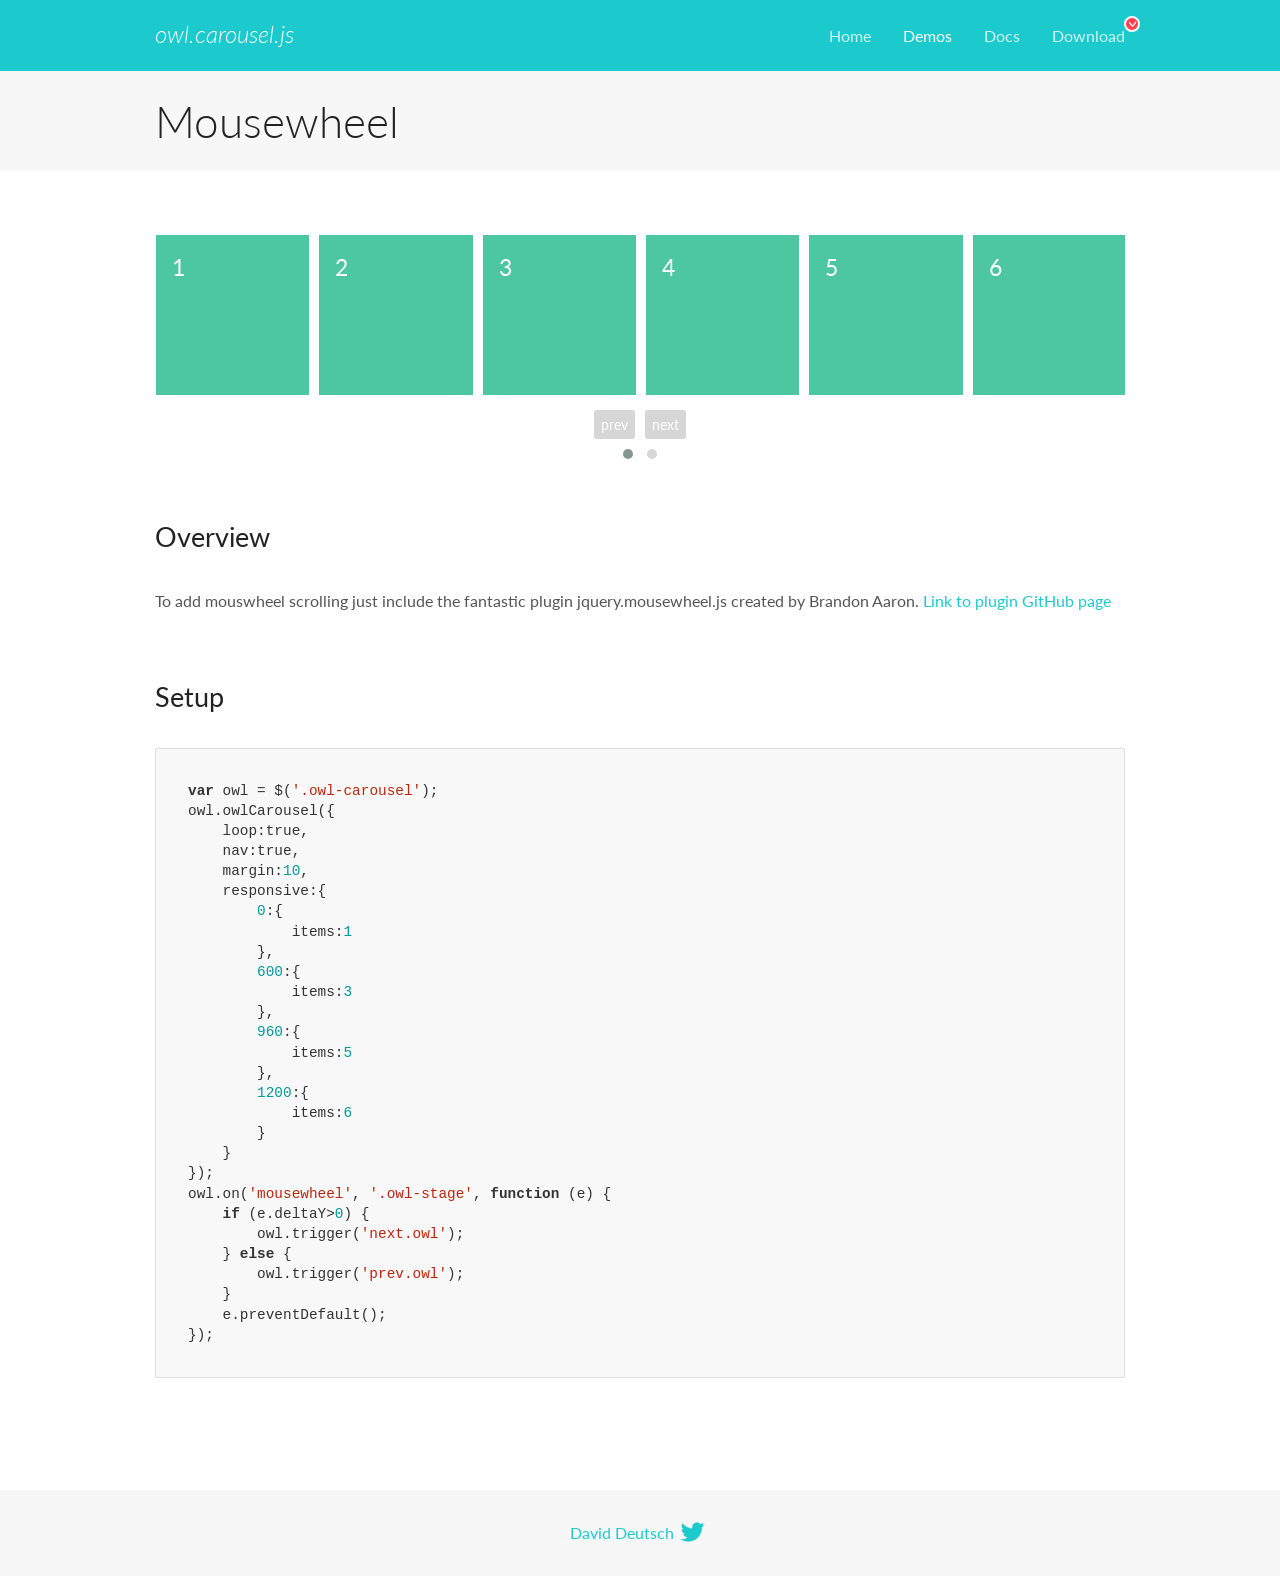
<file: live/assets/lib/owl.carousel/docs/demos/mousewheel.html>
<!DOCTYPE html>
<html lang="en">
  <head>

    <!-- head -->
    <meta charset="utf-8">
    <meta name="msapplication-tap-highlight" content="no" />
    <meta name="viewport" content="width=device-width, initial-scale=1.0" />
    <meta name="description" content="Mousewheel usage demo">
    <meta name="author" content="David Deutsch">
    <title>
      Mousewheel Demo | Owl Carousel | 2.2.1
    </title>

    <!-- Stylesheets -->
    <link href='https://fonts.googleapis.com/css?family=Lato:300,400,700,400italic,300italic' rel='stylesheet' type='text/css'>
    <link rel="stylesheet" href="../assets/css/docs.theme.min.css">

    <!-- Owl Stylesheets -->
    <link rel="stylesheet" href="../assets/owlcarousel/assets/owl.carousel.min.css">
    <link rel="stylesheet" href="../assets/owlcarousel/assets/owl.theme.default.min.css">

    <!-- HTML5 shim and Respond.js IE8 support of HTML5 elements and media queries -->

    <!--[if lt IE 9]>
      <script src="https://oss.maxcdn.com/libs/html5shiv/3.7.0/html5shiv.js"></script>
      <script src="https://oss.maxcdn.com/libs/respond.js/1.3.0/respond.min.js"></script>
    <![endif]-->

    <!-- Favicons -->
    <link rel="apple-touch-icon-precomposed" sizes="144x144" href="../assets/ico/apple-touch-icon-144-precomposed.png">
    <link rel="shortcut icon" href="../assets/ico/favicon.png">
    <link rel="shortcut icon" href="favicon.ico">

    <!-- Yeah i know js should not be in header. Its required for demos.-->

    <!-- javascript -->
    <script src="../assets/vendors/jquery.min.js"></script>
    <script src="../assets/owlcarousel/owl.carousel.js"></script>
  </head>
  <body>

    <!-- header -->
    <header class="header">
      <div class="row">
        <div class="large-12 columns">
          <div class="brand left">
            <h3>
              <a href="/OwlCarousel2/">owl.carousel.js</a> 
            </h3>
          </div>
          <a id="toggle-nav" class="right">
            <span></span> <span></span> <span></span> 
          </a> 
          <div class="nav-bar">
            <ul class="clearfix">
              <li> <a href="/OwlCarousel2/index.html">Home</a>  </li>
              <li class="active">
                <a href="/OwlCarousel2/demos/demos.html">Demos</a> 
              </li>
              <li> <a href="/OwlCarousel2/docs/started-welcome.html">Docs</a>  </li>
              <li>
                <a href="https://github.com/OwlCarousel2/OwlCarousel2/archive/2.2.1.zip">Download</a> 
                <span class="download"></span> 
              </li>
            </ul>
          </div>
        </div>
      </div>
    </header>

    <!-- title -->
    <section class="title">
      <div class="row">
        <div class="large-12 columns">
          <h1>Mousewheel</h1>
        </div>
      </div>
    </section>

    <!--  Demos -->
    <section id="demos">
      <div class="row">
        <div class="large-12 columns">
          <div class="owl-carousel owl-theme">
            <div class="item">
              <h4>1</h4>
            </div>
            <div class="item">
              <h4>2</h4>
            </div>
            <div class="item">
              <h4>3</h4>
            </div>
            <div class="item">
              <h4>4</h4>
            </div>
            <div class="item">
              <h4>5</h4>
            </div>
            <div class="item">
              <h4>6</h4>
            </div>
            <div class="item">
              <h4>7</h4>
            </div>
            <div class="item">
              <h4>8</h4>
            </div>
            <div class="item">
              <h4>9</h4>
            </div>
            <div class="item">
              <h4>10</h4>
            </div>
            <div class="item">
              <h4>11</h4>
            </div>
            <div class="item">
              <h4>12</h4>
            </div>
          </div>
          <h3 id="overview">Overview</h3>
          <p>To add mouswheel scrolling just include the fantastic plugin jquery.mousewheel.js created by Brandon Aaron.
            <a href="https://github.com/brandonaaron/jquery-mousewheel">Link to plugin GitHub page</a> 
          </p>
          <h3 id="setup">Setup</h3>
          <pre><code>var owl = $(&#39;.owl-carousel&#39;);
owl.owlCarousel({
    loop:true,
    nav:true,
    margin:10,
    responsive:{
        0:{
            items:1
        },
        600:{
            items:3
        },            
        960:{
            items:5
        },
        1200:{
            items:6
        }
    }
});
owl.on(&#39;mousewheel&#39;, &#39;.owl-stage&#39;, function (e) {
    if (e.deltaY&gt;0) {
        owl.trigger(&#39;next.owl&#39;);
    } else {
        owl.trigger(&#39;prev.owl&#39;);
    }
    e.preventDefault();
});</code></pre>
          <script src="../assets/vendors/jquery.mousewheel.min.js"></script>
          <script>
            $(document).ready(function() {
              var owl = $('.owl-carousel');
              owl.owlCarousel({
                loop: true,
                nav: true,
                margin: 10,
                responsive: {
                  0: {
                    items: 1
                  },
                  600: {
                    items: 3
                  },
                  960: {
                    items: 5
                  },
                  1200: {
                    items: 6
                  }
                }
              });
              owl.on('mousewheel', '.owl-stage', function(e) {
                if (e.deltaY > 0) {
                  owl.trigger('next.owl');
                } else {
                  owl.trigger('prev.owl');
                }
                e.preventDefault();
              });
            })
          </script>
        </div>
      </div>
    </section>

    <!-- footer -->
    <footer class="footer">
      <div class="row">
        <div class="large-12 columns">
          <h5>
            <a href="/OwlCarousel2/docs/support-contact.html">David Deutsch</a> 
            <a id="custom-tweet-button" href="https://twitter.com/share?url=https://github.com/OwlCarousel2/OwlCarousel2&text=Owl Carousel - This is so awesome! " target="_blank"></a> 
          </h5>
        </div>
      </div>
    </footer>

    <!-- vendors -->
    <script src="../assets/vendors/highlight.js"></script>
    <script src="../assets/js/app.js"></script>
  </body>
</html>
</file>
